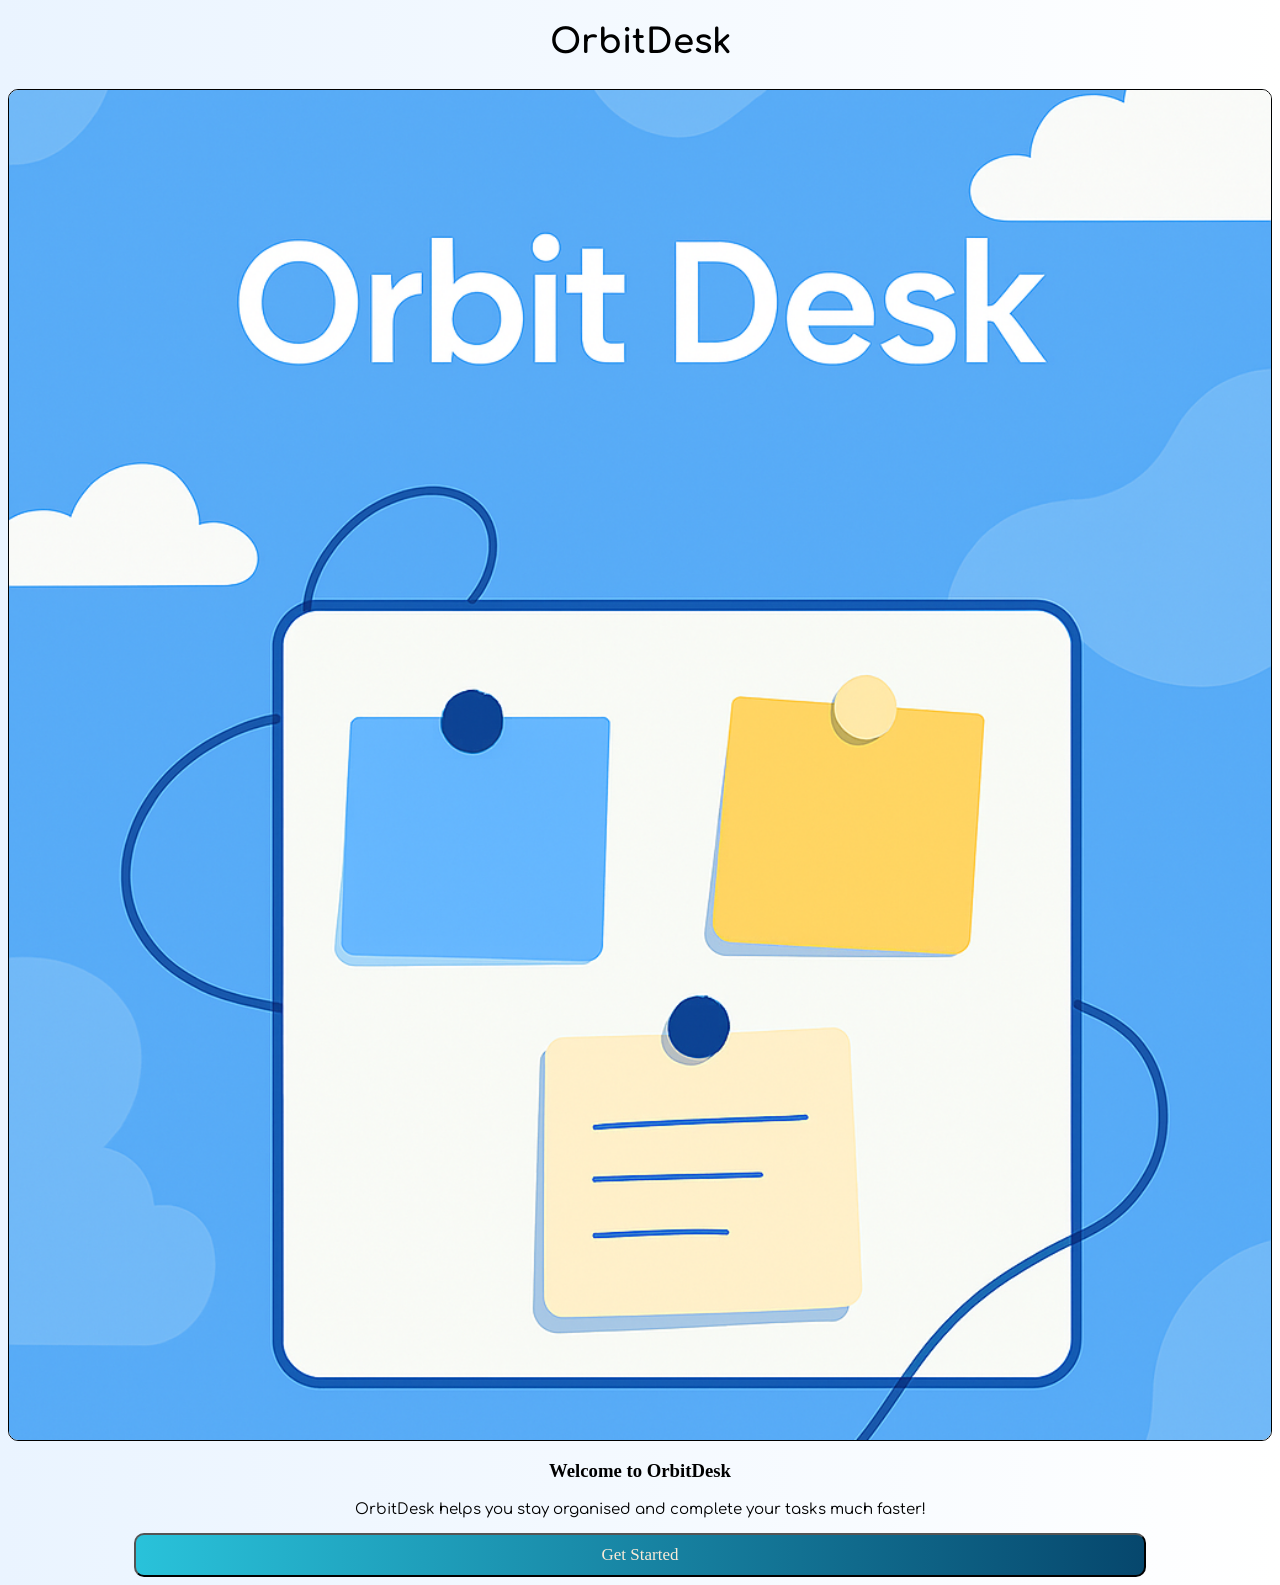
<file: Learningjs/JavaScript_project1/index.html>
<!DOCTYPE html>
<html lang="en">
  <head>
    <meta charset="UTF-8" />
    <meta name="viewport" content="width=device-width, initial-scale=1.0" />
    <title>Document</title>
    <link rel="stylesheet" href="style.css" />
    <link
      href="https://fonts.googleapis.com/css2?family=Cedarville+Cursive&family=Comfortaa:wght@300..700&family=Imperial+Script&display=swap"
      rel="stylesheet" />
  </head>
  <body style="margin-top: 0">
    <div id="intro_page_header">
      <h1>OrbitDesk</h1>
    </div>
    <img src="Copilot_20250814_104220.png" alt="Image" id="intro_page_image" />
    <div id="intro_message">
      <h3 id="intro_h3">Welcome to OrbitDesk</h3>
      <p style="font-family: Comfortaa; font-size: 15px">
        OrbitDesk helps you stay organised and complete your tasks much faster!
      </p>
    </div>
    <center>
      <a href="main.html">
        <button id="intro_page_BUTTON">Get Started</button>
      </a>
    </center>
  </body>
</html>
</file>
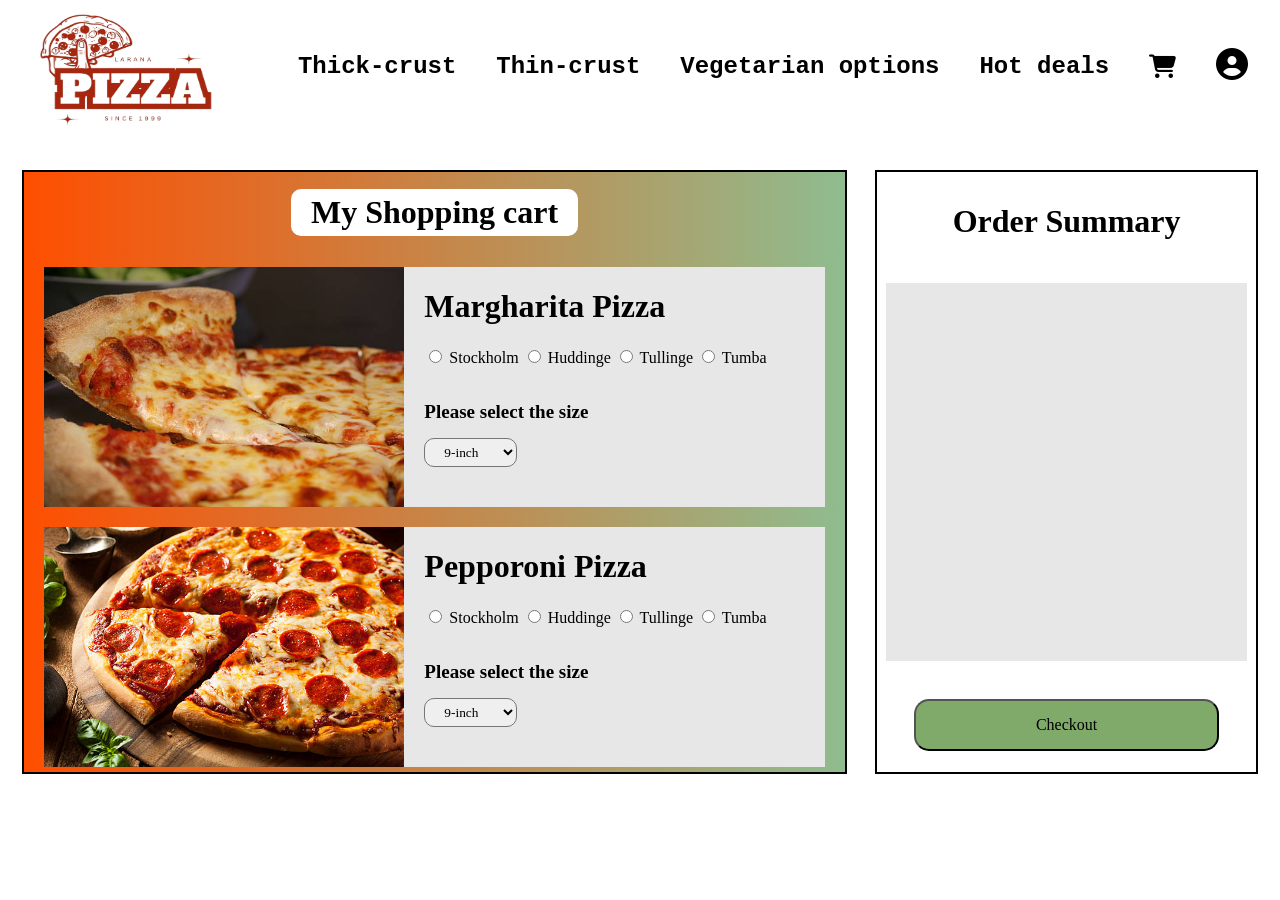
<file: Full-fledged-frontpage/Cart_page.html>
<!DOCTYPE html>
<html lang="en">
  <head>
    <meta charset="UTF-8" />
    <meta name="viewport" content="width=device-width, initial-scale=1.0" />
    <title>Slicehub</title>
    <link rel="stylesheet" href="Css_for_Product_page.css" />
    <link
      rel="stylesheet"
      href="https://cdnjs.cloudflare.com/ajax/libs/font-awesome/6.4.2/css/all.min.css" />
  </head>
  <body id="login-page">
    <div class="fixed_navbar">
      <left>
        <a href="Main_HTML-page.html">
          <img src="Our_logo-removebg-preview.png" alt="Error" id="img1" />
        </a>
      </left>
      <div class="div-NB">
        <a
          href="Product_page_1.html"
          style="text-decoration: none; color: black">
          <h2 id="div-LP-NB">Thick-crust</h2></a
        >
        <a
          href="Product_page_3.html"
          style="text-decoration: none; color: black">
          <h2 id="div-LP-NB_1">Thin-crust</h2>
        </a>

        <a
          href="Product_page_2.html"
          style="text-decoration: none; color: black">
          <h2 id="div-LP-NB_2">Vegetarian options</h2>
        </a>
        <a href="Hot_deals.html" style="text-decoration: none; color: black">
          <h2 id="div-LP-NB_2">Hot deals</h2>
        </a>
        <i class="fa-solid fa-cart-shopping fa-xl" id="font_awesome_NB"></i>
        <a href="Login_HTML-page.html">
          <i class="fa-solid fa-circle-user fa-2xl" id="my_account_logo"></i>
        </a>
      </div>
    </div>

    <br /><br /><br /><br /><br /><br /><br />
    <br /><br />

    <div id="div_to_position_div">
      <div
        id="Div_positioning_items_bar"
        style="background: linear-gradient(to right, #ff4e00, #8fbc8f)">
        <h1
          style="
            font-family: cursive;
            background: white;
            border-radius: 10px;
            padding: 5px 20px;
          ">
          My Shopping cart
        </h1>
        <div class="items" id="item1">
          <img src="istockphoto-180822661-612x612.jpg" id="img1Cart" />
          <h1 id="h1cart" style="font-family: cursive">Margharita Pizza</h1>
          <form>
            <input type="radio" name="Chocolate" value="JavaScript" /> Stockholm
            <input type="radio" name="vanilla" value="python" /> Huddinge
            <input type="radio" name="strawberry" value="JavaScript" /> Tullinge
            <input type="radio" name="mint" value="JavaScriptMint" /> Tumba

            <br /><br />

            <h2 style="font-size: 19px; font-family: cursive">
              Please select the size
            </h2>
            <select name="icecream" id="select_id">
              <option value="vanilla">9-inch</option>
              <option value="chocolate">10-inch</option>
              <option value="strawberry">11-inch</option>
              <option value="mint">12 inch</option>
            </select>
          </form>
        </div>
        <div class="items" id="item2">
          <img src="pepp.jpg" id="img1Cart" />
          <h1 id="h1cart" style="font-family: cursive">Pepporoni Pizza</h1>
          <form>
            <input type="radio" name="Chocolate" value="JavaScript" /> Stockholm
            <input type="radio" name="vanilla" value="python" /> Huddinge
            <input type="radio" name="strawberry" value="JavaScript" /> Tullinge
            <input type="radio" name="mint" value="JavaScriptMint" /> Tumba

            <br /><br />

            <h2 style="font-size: 19px; font-family: cursive">
              Please select the size
            </h2>
            <select name="icecream" id="select_id">
              <option value="vanilla">9-inch</option>
              <option value="chocolate">10-inch</option>
              <option value="strawberry">11-inch</option>
              <option value="mint">12 inch</option>
            </select>
          </form>
        </div>
      </div>

      <div id="Div_positioning_checkout_bar">
        <div class="items" id="part1" style="background-color: white">
          <h1 style="font-family: cursive">Order Summary</h1>
        </div>
        <div class="items" id="part2"></div>
        <div class="items" id="part3" style="background-color: white">
          <div id="centerbutton">
            <button id="Checkout_button">Checkout</button>
          </div>
        </div>
      </div>
    </div>
  </body>
</html>
</file>
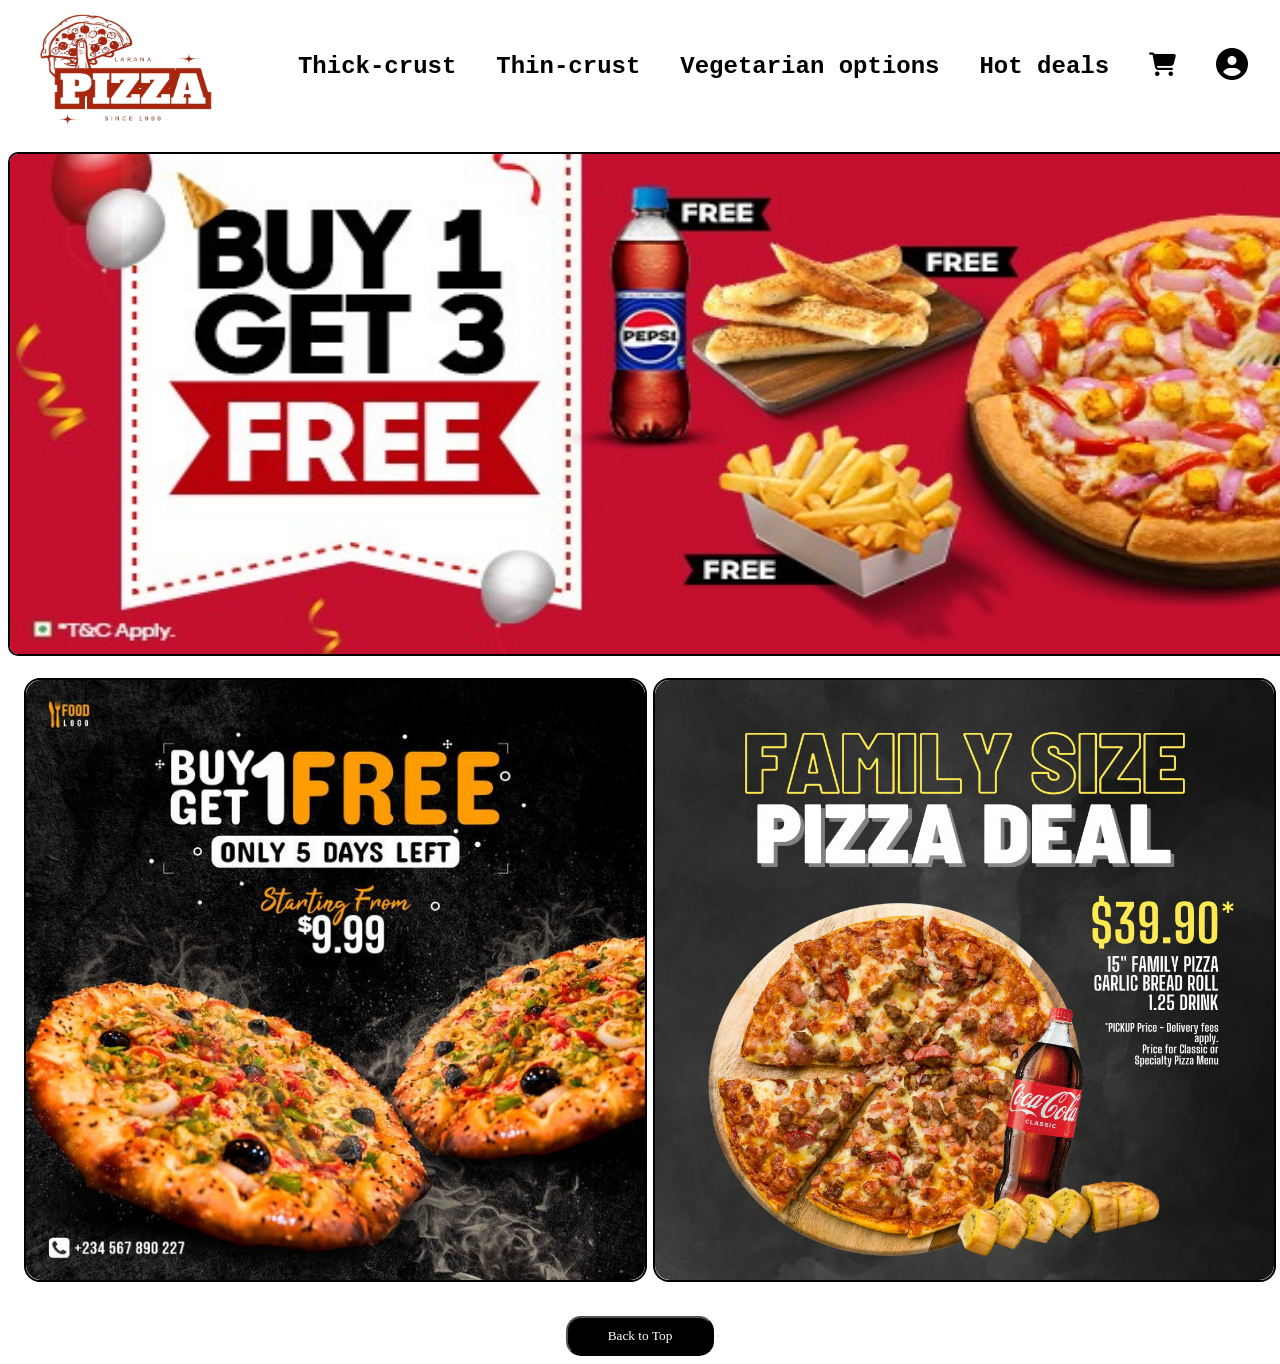
<file: Full-fledged-frontpage/Hot_deals.html>
<!DOCTYPE html>
<html lang="en">
  <head>
    <meta charset="UTF-8" />
    <meta name="viewport" content="width=device-width, initial-scale=1.0" />
    <title>Slicehub</title>
    <link rel="stylesheet" href="Css_for_Product_page.css" />
    <link
      rel="stylesheet"
      href="https://cdnjs.cloudflare.com/ajax/libs/font-awesome/6.4.2/css/all.min.css" />
  </head>
  <body id="login-page">
    <div class="fixed_navbar">
      <left>
        <a href="Main_HTML-page.html">
          <img src="Our_logo-removebg-preview.png" alt="Error" id="img1" />
        </a>
      </left>
      <div class="div-NB">
        <a
          href="Product_page_1.html"
          style="text-decoration: none; color: black">
          <h2 id="div-LP-NB">Thick-crust</h2></a
        >
        <a
          href="Product_page_3.html"
          style="text-decoration: none; color: black">
          <h2 id="div-LP-NB_1">Thin-crust</h2>
        </a>
        <a
          href="Product_page_2.html"
          style="text-decoration: none; color: black">
          <h2 id="div-LP-NB_2">Vegetarian options</h2>
        </a>
        <h2 id="div-LP-NB_2">Hot deals</h2>
        <a href="Cart_page.html" style="text-decoration: none; color: black">
          <i class="fa-solid fa-cart-shopping fa-xl" id="font_awesome_NB"></i>
        </a>
        <a href="Login_HTML-page.html">
          <i class="fa-solid fa-circle-user fa-2xl" id="my_account_logo"></i>
        </a>
      </div>
    </div>
    <br /><br /><br /><br /><br /><br /><br /><br />
    <center>
      <img
        src="buy-1-get-3-free1.f2dc56018a86ded618208c6c8763762b.1.jpg"
        id="img1_HD" />
    </center>

    <div class="positioning_div_HD_1">
      <div id="Hot_deal_1"><img src="offerpizza.jpg" id="IMG_HD_2" /></div>
      <div id="Hot_deal_2"><img src="familyoffer.avif" id="IMG_HD_3" /></div>
    </div>

    <br /><br />
    <center>
      <a href="Hot_deals.html" style="text-decoration: none; color: black">
        <button id="button_HD4">Back to Top</button>
      </a>
    </center>
  </body>
</html>
</file>
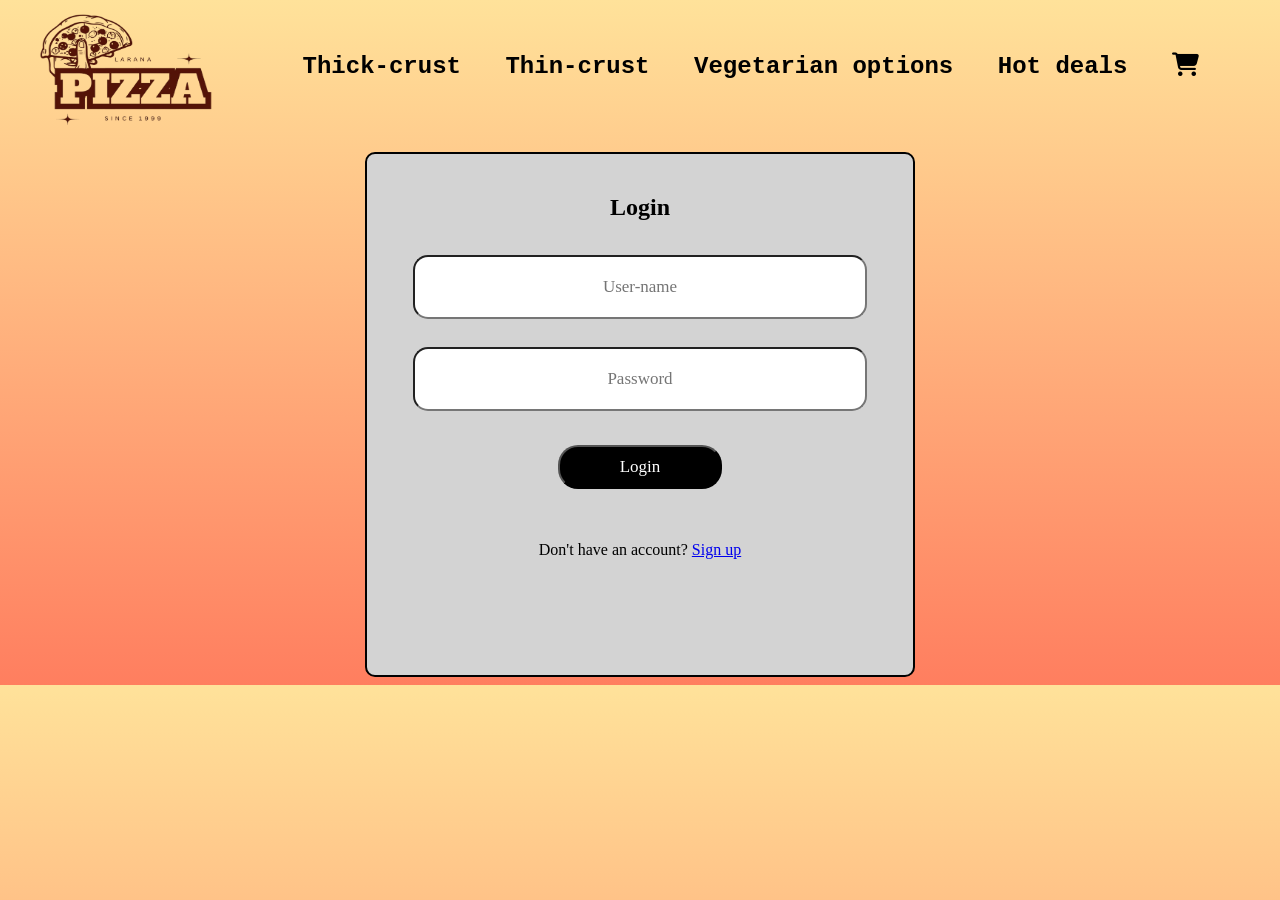
<file: Full-fledged-frontpage/Login_HTML-page.html>
<!DOCTYPE html>
<html lang="en">
  <head>
    <meta charset="UTF-8" />
    <meta name="viewport" content="width=device-width, initial-scale=1.0" />
    <title>Slicehub</title>
    <link rel="stylesheet" href="Main_css.css" />
    <link
      rel="stylesheet"
      href="https://cdnjs.cloudflare.com/ajax/libs/font-awesome/6.4.2/css/all.min.css" />
  </head>

  <body id="login-page">
    <div class="fixed_navbar">
      <left>
        <a href="Main_HTML-page.html">
          <img
            src="Our_logo-removebg-preview.png"
            alt="Error"
            id="img1"
            style="filter: brightness(50%)" />
        </a>
      </left>
      <div class="div-NB">
        <a
          href="Product_page_1.html"
          style="text-decoration: none; color: black">
          <h2 id="div-LP-NB">Thick-crust</h2></a
        >

        <a
          href="Product_page_3.html"
          style="text-decoration: none; color: black">
          <h2 id="div-LP-NB_1">Thin-crust</h2>
        </a>

        <a
          href="Product_page_2.html"
          style="text-decoration: none; color: black">
          <h2 id="div-LP-NB_2">Vegetarian options</h2>
        </a>
        <a href="Hot_deals.html" style="text-decoration: none; color: black">
          <h2 id="div-LP-NB_2">Hot deals</h2>
        </a>

        <a href="Cart_page.html" style="text-decoration: none; color: black">
          <i class="fa-solid fa-cart-shopping fa-xl" id="font_awesome_NB"></i>
        </a>

        <a href="Login_HTML-page.html" target="_blank"> </a>
      </div>
    </div>

    <br /><br /><br /><br /><br /><br /><br /><br />
    <div id="positioning_div">
      <div class="Log-P_div-1" id="Main_log-P">
        <form class="login-form">
          <h2>Login</h2>
          <div class="input-group">
            <label for="username"></label>
            <input
              type="text"
              id="username"
              name="username"
              required
              class="username"
              placeholder="User-name" />
          </div>
          <div class="input-group">
            <label for="password"></label>
            <input
              type="password"
              id="password"
              name="password"
              required
              class="username"
              placeholder="Password" />
          </div>
          <button type="submit" id="button_for_login">Login</button>
          <br /><br /><br />
          <p class="signup-link">
            Don't have an account? <a href="#">Sign up</a>
          </p>
        </form>
      </div>
    </div>
  </body>
</html>
</file>
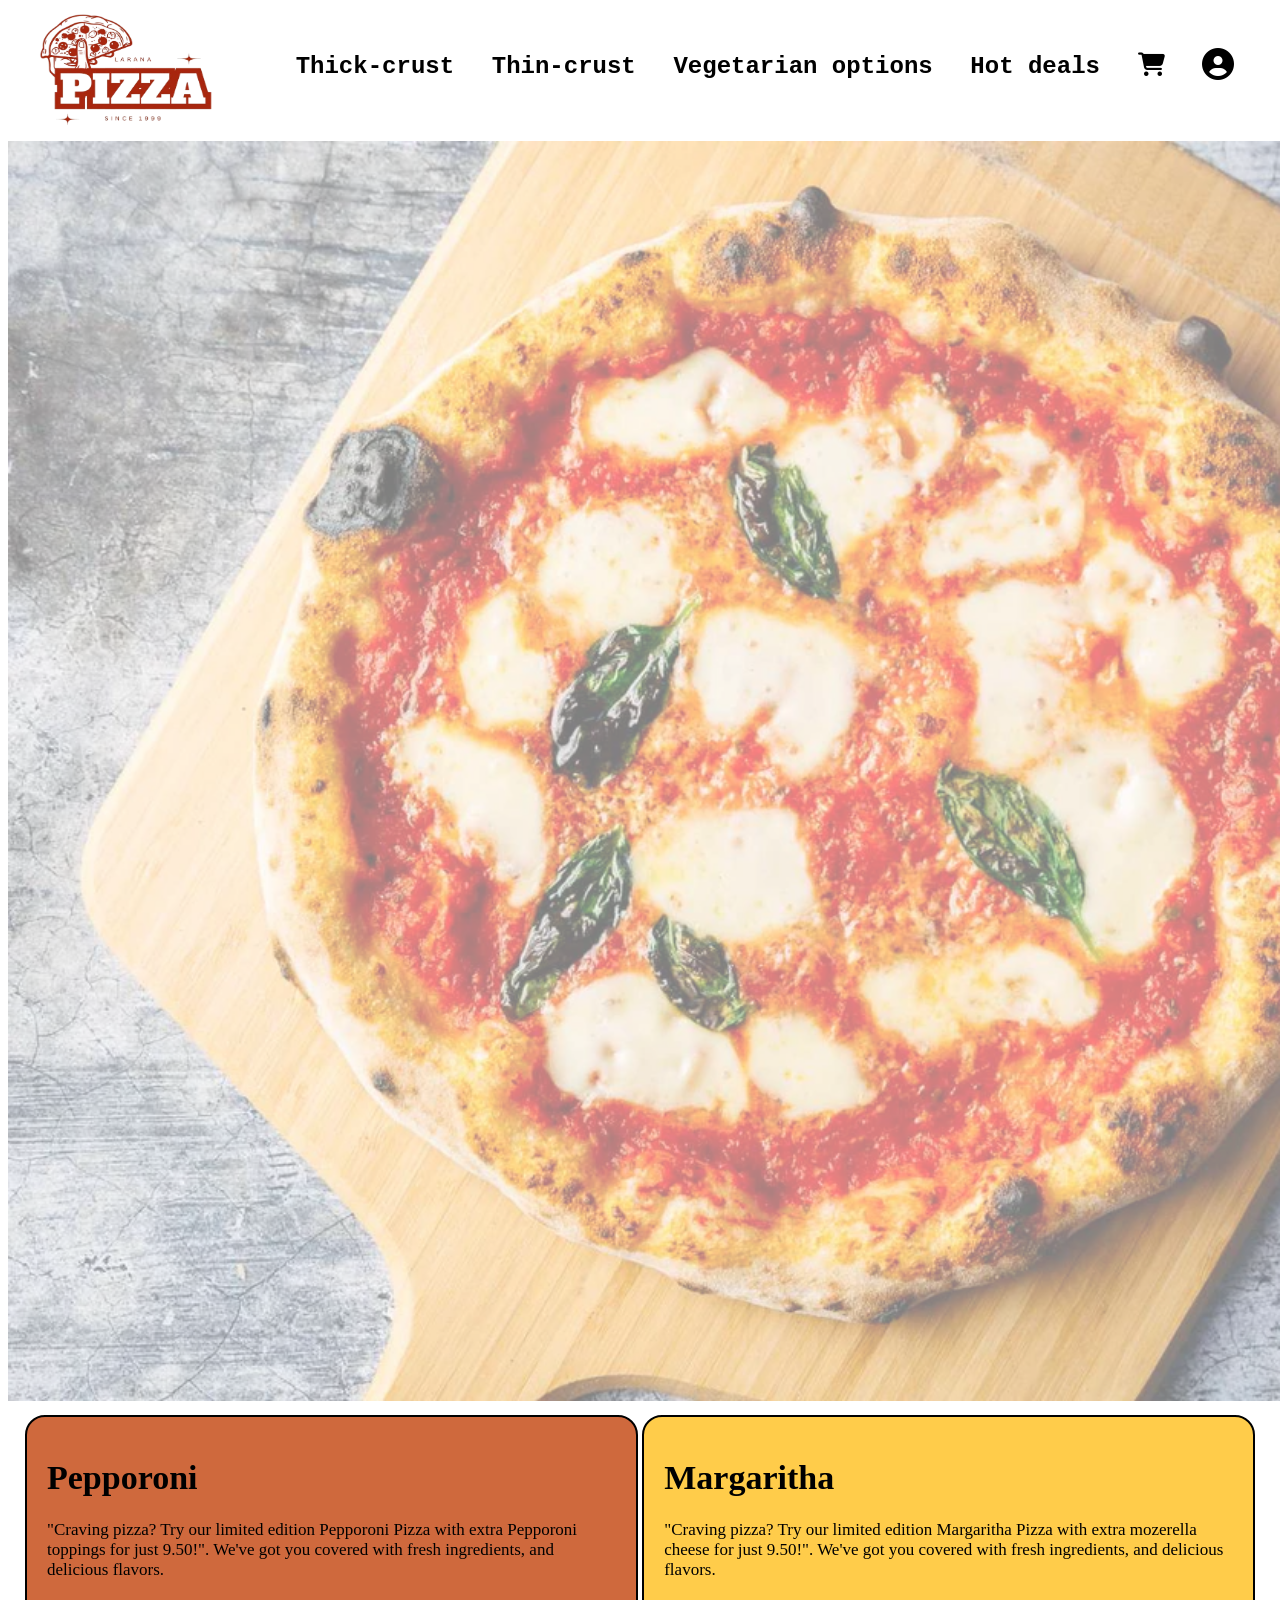
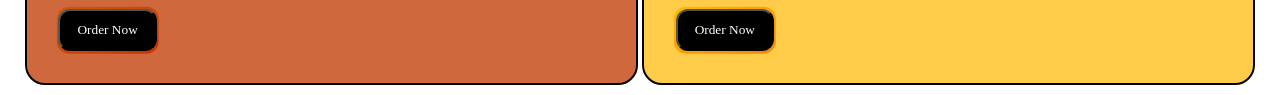
<file: Full-fledged-frontpage/Main_HTML-page.html>
<!DOCTYPE html>
<html lang="en">
  <head>
    <meta charset="UTF-8" />
    <meta name="viewport" content="width=device-width, initial-scale=1.0" />
    <title>Slicehub</title>
    <link rel="stylesheet" href="Main_css.css" />
    <link
      rel="stylesheet"
      href="https://cdnjs.cloudflare.com/ajax/libs/font-awesome/6.4.2/css/all.min.css" />
    <link rel="shortcut icon" type="x-icon" href="relimage.webp" />
  </head>

  <body>
    <left>
      <a href="Main_HTML-page.html">
        <img src="Our_logo-removebg-preview.png" alt="Error" id="img1" />
      </a>
    </left>
    <div class="div-NB">
      <a href="Product_page_1.html" style="text-decoration: none">
        <h2 id="div-LP-NB">Thick-crust</h2>
      </a>
      <a href="Product_page_3.html" style="text-decoration: none; color: black">
        <h2 id="div-LP-NB_1">Thin-crust</h2>
      </a>
      <a href="Product_page_2.html" style="text-decoration: none; color: black">
        <h2 id="div-LP-NB_2">Vegetarian options</h2>
      </a>
      <a href="Hot_deals.html" style="text-decoration: none; color: black">
        <h2 id="div-LP-NB_2">Hot deals</h2>
      </a>
      <a href="Cart_page.html" style="text-decoration: none; color: black">
        <i class="fa-solid fa-cart-shopping fa-xl" id="font_awesome_NB"></i>
      </a>
      <a href="Login_HTML-page.html">
        <i class="fa-solid fa-circle-user fa-2xl" id="my_account_logo"></i>
      </a>
    </div>

    <img src="pizza.webp" alt="Error" id="img2" />
    <div class="landing-page" id="div-LP1">
      <h1>Margaritha</h1>
      <p class="landing-page" id="First_subheading">
        "Craving pizza? Try our limited edition Margaritha Pizza with extra
        mozerella cheese for just 9.50!". We've got you covered with fresh
        ingredients, and delicious flavors.
      </p>
      <button id="Button_LPdiv1">Order Now</button>
    </div>

    <div class="landing-page" id="div-LP2">
      <h1>Pepporoni</h1>
      <p class="landing-page" id="Second_subheading">
        "Craving pizza? Try our limited edition Pepporoni Pizza with extra
        Pepporoni toppings for just 9.50!". We've got you covered with fresh
        ingredients, and delicious flavors.
      </p>
      <button id="Button_LPdiv2">Order Now</button>
    </div>
    <br />
  </body>
</html>
</file>
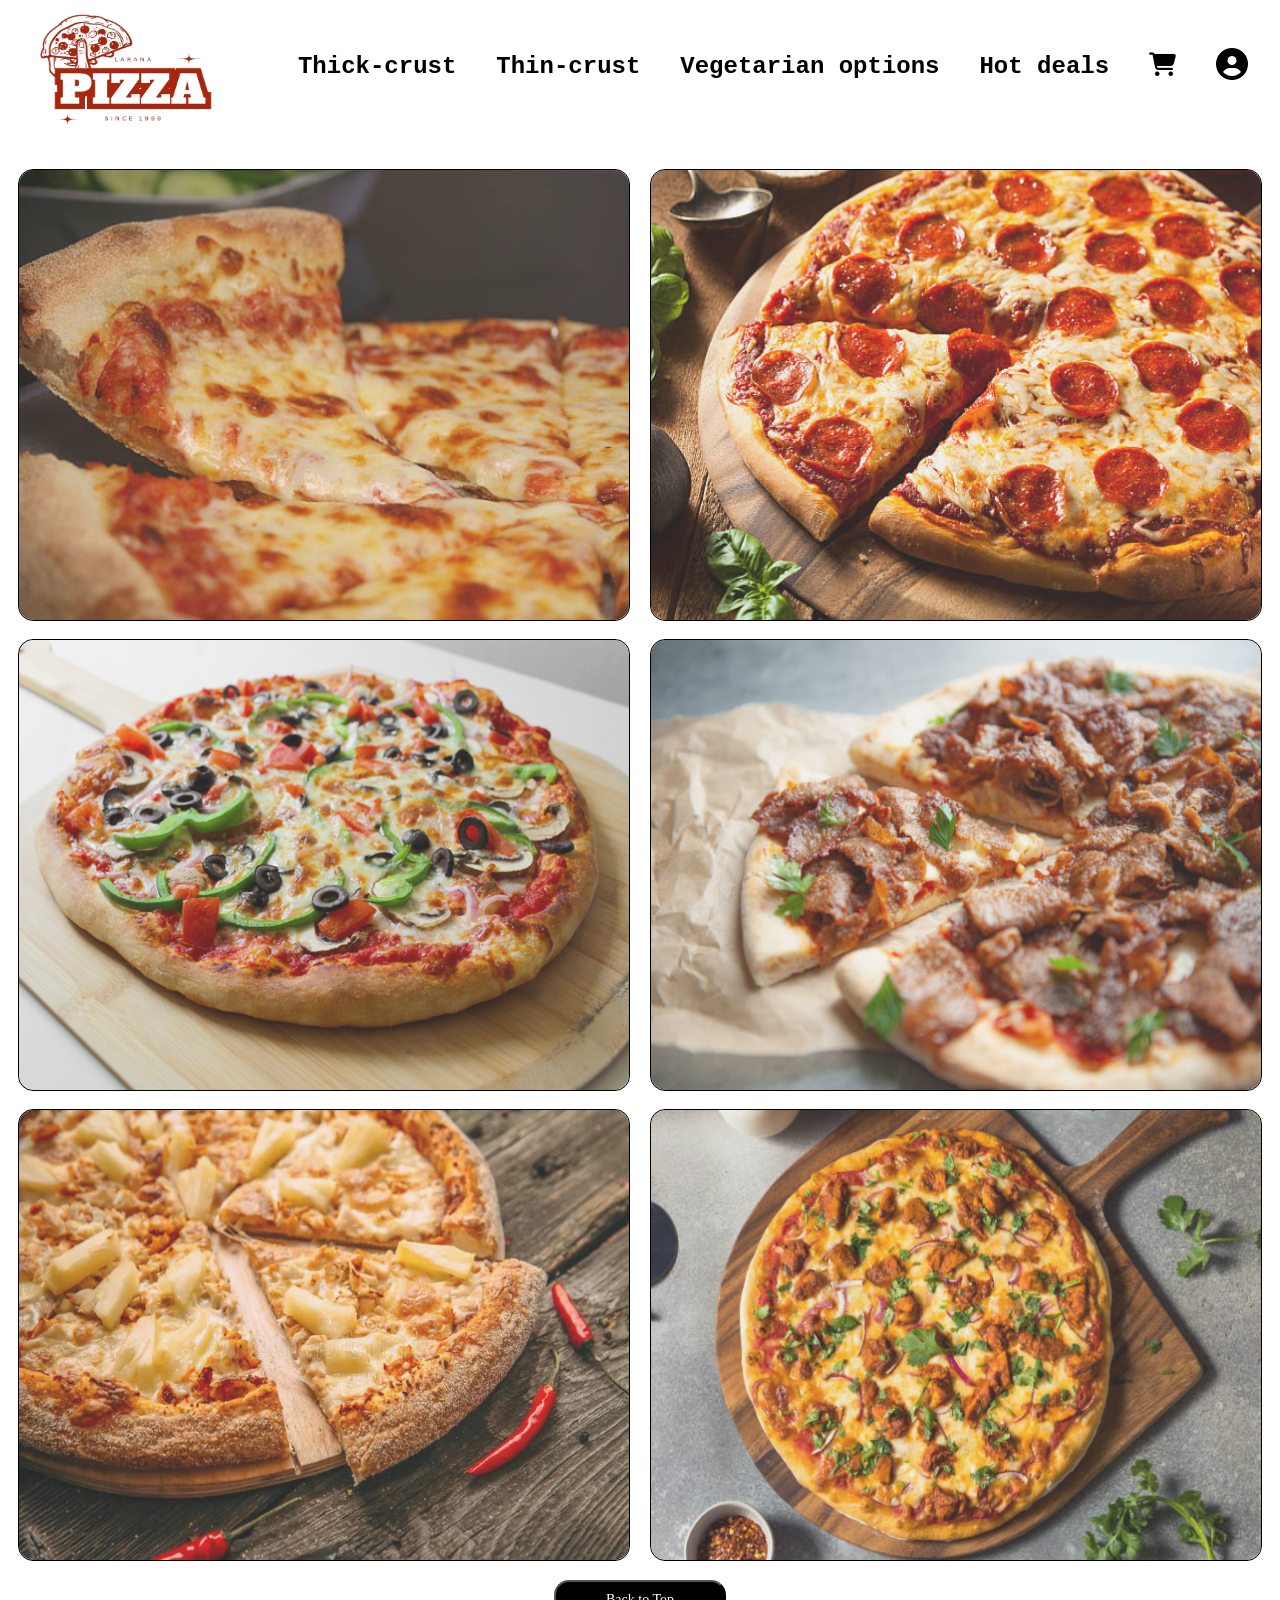
<file: Full-fledged-frontpage/Product_page_1.html>
<!DOCTYPE html>
<html lang="en">
  <head>
    <meta charset="UTF-8" />
    <meta name="viewport" content="width=device-width, initial-scale=1.0" />
    <title>Slicehub</title>
    <link rel="stylesheet" href="Css_for_Product_page.css" />
    <link
      rel="stylesheet"
      href="https://cdnjs.cloudflare.com/ajax/libs/font-awesome/6.4.2/css/all.min.css" />
  </head>
  <body id="login-page">
    <div class="fixed_navbar">
      <left>
        <a href="Main_HTML-page.html">
          <img src="Our_logo-removebg-preview.png" alt="Error" id="img1" />
        </a>
      </left>
      <div class="div-NB">
        <a
          href="Product_page_1.html"
          style="text-decoration: none; color: black">
          <h2 id="div-LP-NB">Thick-crust</h2></a
        >

        <a
          href="Product_page_3.html"
          style="text-decoration: none; color: black">
          <h2 id="div-LP-NB_1">Thin-crust</h2>
        </a>

        <a
          href="Product_page_2.html"
          style="text-decoration: none; color: black">
          <h2 id="div-LP-NB_2">Vegetarian options</h2>
        </a>
        <a href="Hot_deals.html" style="text-decoration: none; color: black">
          <h2 id="div-LP-NB_2">Hot deals</h2>
        </a>
        <a href="Cart_page.html" style="text-decoration: none; color: black">
          <i class="fa-solid fa-cart-shopping fa-xl" id="font_awesome_NB"></i>
        </a>
        <a href="Login_HTML-page.html">
          <i class="fa-solid fa-circle-user fa-2xl" id="my_account_logo"></i>
        </a>
      </div>
    </div>

    <br /><br /><br /><br /><br /><br /><br /><br />
    <br />

    <div id="positioning_div_PP_1">
      <div class="The_actual_products">
        <img
          src="istockphoto-180822661-612x612.jpg"
          alt="error"
          id="img_1_PP"
          class="pizza_images" />
      </div>
      <div class="The_actual_products">
        <img src="pepp.jpg" class="pizza_images" />
      </div>
    </div>

    <div id="positioning_div_PP_1">
      <div class="The_actual_products">
        <img
          src="veggie-pizza-side-view-out-of-oven-720x480.png"
          class="pizza_images" />
      </div>
      <div class="The_actual_products">
        <img src="Kpizza.jpg" class="pizza_images" />
      </div>
    </div>

    <div id="positioning_div_PP_1">
      <div class="The_actual_products">
        <img
          src="closeup-appetizing-hawaii-pizza-pineapple-horizontal-180934546.webp"
          class="pizza_images" />
      </div>
      <div class="The_actual_products">
        <img src="BBqpizza.jpg" class="pizza_images" />
      </div>
    </div>
    <center>
      <a href="Product_page_1.html">
        <button id="PP_button_1">Back to Top</button>
      </a>
    </center>
  </body>
</html>
</file>
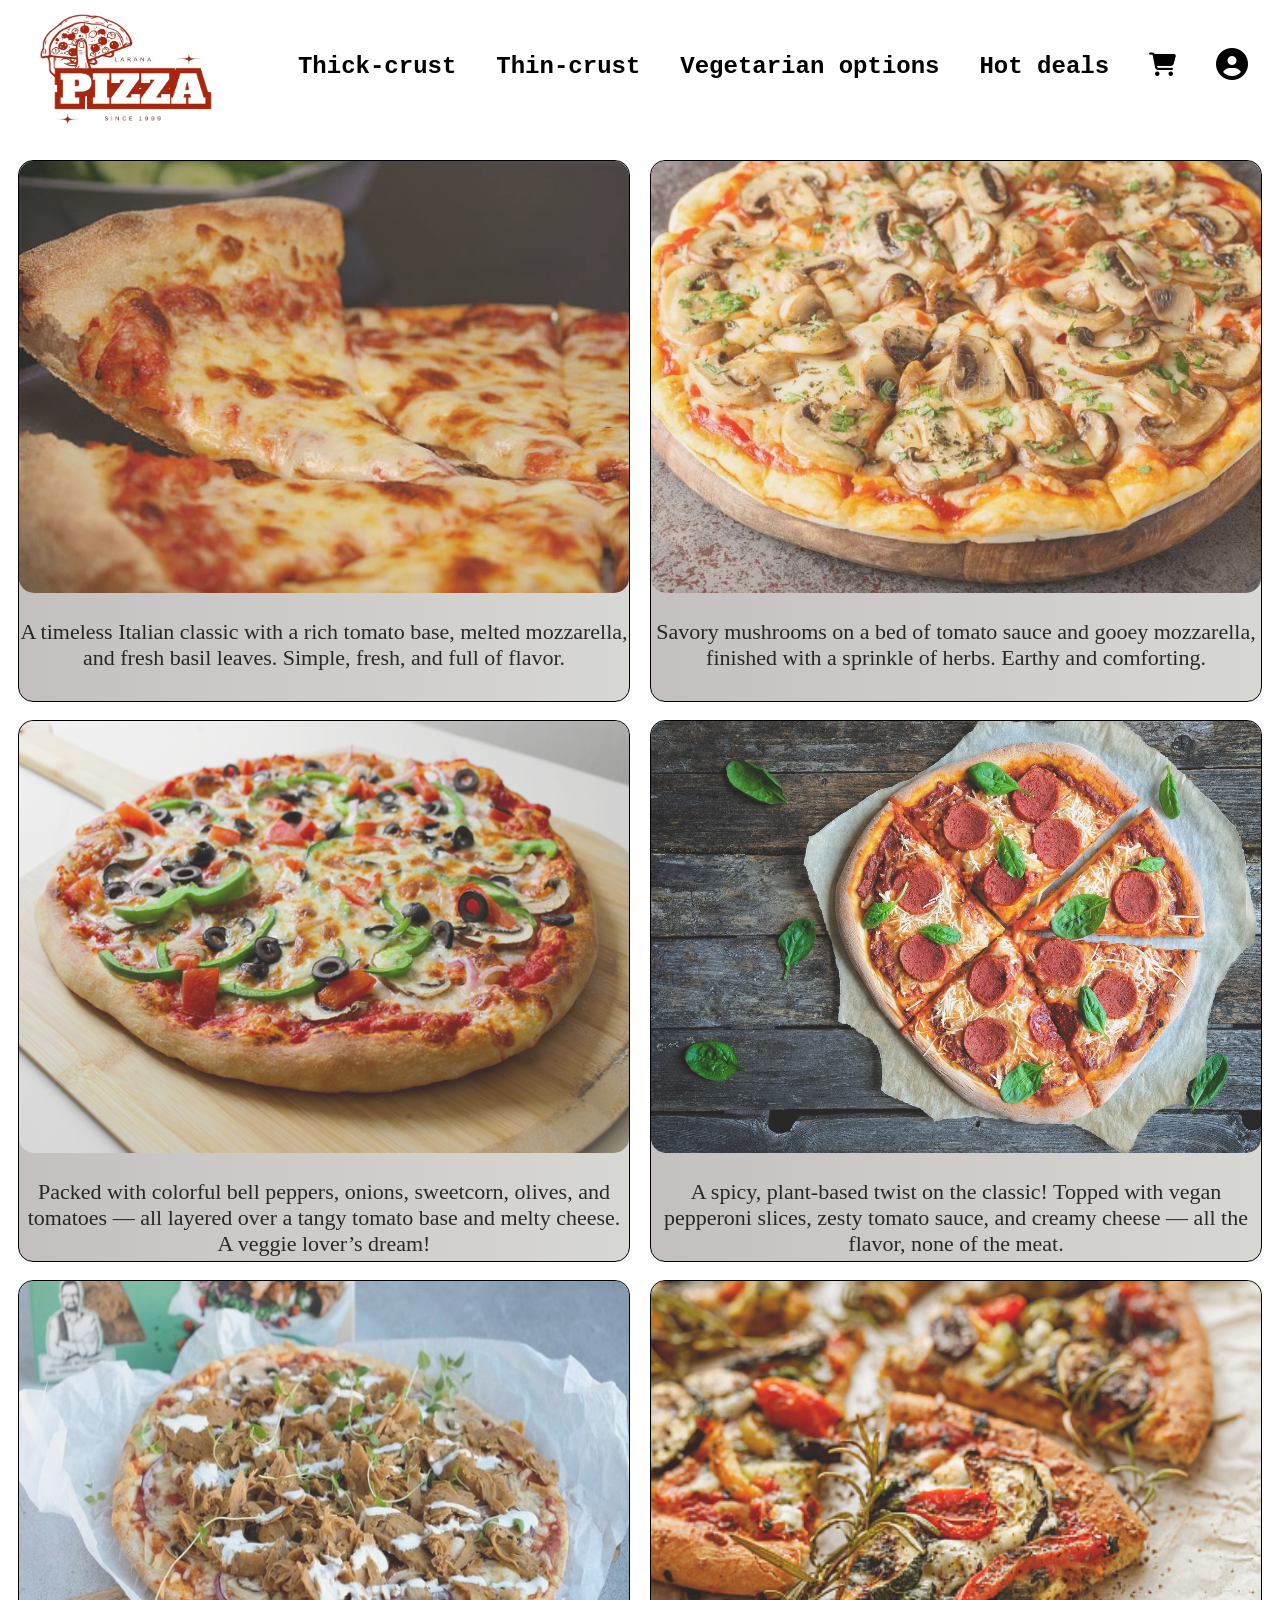
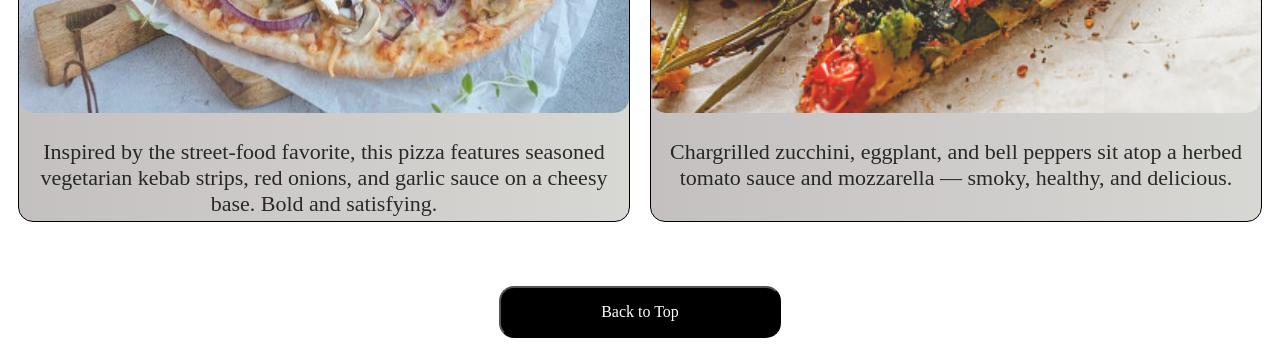
<file: Full-fledged-frontpage/Product_page_2.html>
<!DOCTYPE html>
<html lang="en">
  <head>
    <meta charset="UTF-8" />
    <meta name="viewport" content="width=device-width, initial-scale=1.0" />
    <title>Slicehub</title>
    <link rel="stylesheet" href="Css_for_Product_page.css" />
    <link
      rel="stylesheet"
      href="https://cdnjs.cloudflare.com/ajax/libs/font-awesome/6.4.2/css/all.min.css" />
  </head>
  <body id="login-page">
    <div class="fixed_navbar">
      <left>
        <a href="Main_HTML-page.html">
          <img src="Our_logo-removebg-preview.png" alt="Error" id="img1" />
        </a>
      </left>
      <div class="div-NB">
        <a
          href="Product_page_1.html"
          style="text-decoration: none; color: black">
          <h2 id="div-LP-NB">Thick-crust</h2></a
        >
        <a
          href="Product_page_3.html"
          style="text-decoration: none; color: black">
          <h2 id="div-LP-NB_1">Thin-crust</h2>
        </a>
        <a
          href="Product_page_2.html"
          style="text-decoration: none; color: black">
          <h2 id="div-LP-NB_2">Vegetarian options</h2>
        </a>
        <a href="Hot_deals.html" style="text-decoration: none; color: black">
          <h2 id="div-LP-NB_2">Hot deals</h2>
        </a>
        <a href="Cart_page.html" style="text-decoration: none; color: black">
          <i class="fa-solid fa-cart-shopping fa-xl" id="font_awesome_NB"></i>
        </a>
        <a href="Login_HTML-page.html">
          <i class="fa-solid fa-circle-user fa-2xl" id="my_account_logo"></i>
        </a>
      </div>
    </div>
    <br /><br /><br /><br /><br /><br /><br /><br />
    <br />
    <br /><br />

    <div id="positioning_div_PP_2">
      <div class="The_actual_products_2">
        <img
          src="istockphoto-180822661-612x612.jpg"
          alt="error"
          id="img_1_PP"
          class="pizza_images_2" />
        <p class="style_for_description_PP2">
          A timeless Italian classic with a rich tomato base, melted mozzarella,
          and fresh basil leaves. Simple, fresh, and full of flavor.
        </p>
      </div>
      <div class="The_actual_products_2">
        <img src="mushroompizza.webp" class="pizza_images_2" />
        <p class="style_for_description_PP2">
          Savory mushrooms on a bed of tomato sauce and gooey mozzarella,
          finished with a sprinkle of herbs. Earthy and comforting.
        </p>
      </div>
    </div>

    <div id="positioning_div_PP_2">
      <div class="The_actual_products_2">
        <img
          src="veggie-pizza-side-view-out-of-oven-720x480.png"
          class="pizza_images_2" />
        <p class="style_for_description_PP2">
          Packed with colorful bell peppers, onions, sweetcorn, olives, and
          tomatoes — all layered over a tangy tomato base and melty cheese. A
          veggie lover’s dream!
        </p>
      </div>
      <div class="The_actual_products_2">
        <img src="vegan-pepperoni-pizza.jpg" class="pizza_images_2" />
        <p class="style_for_description_PP2">
          A spicy, plant-based twist on the classic! Topped with vegan pepperoni
          slices, zesty tomato sauce, and creamy cheese — all the flavor, none
          of the meat.
        </p>
      </div>
    </div>

    <div id="positioning_div_PP_2">
      <div class="The_actual_products_2" id="the_last_row">
        <img src="Vkebpizza.webp" class="pizza_images_2" />
        <p class="style_for_description_PP2">
          Inspired by the street-food favorite, this pizza features seasoned
          vegetarian kebab strips, red onions, and garlic sauce on a cheesy
          base. Bold and satisfying.
        </p>
      </div>

      <div class="The_actual_products_2" id="the_last_row">
        <img src="Grilled-Vegetable-Pizza-400x267.png" class="pizza_images_2" />
        <p class="style_for_description_PP2">
          Chargrilled zucchini, eggplant, and bell peppers sit atop a herbed
          tomato sauce and mozzarella — smoky, healthy, and delicious.
        </p>
      </div>
    </div>
    <center>
      <a href="Product_page_2.html">
        <button id="PP_button_2">Back to Top</button>
      </a>
    </center>
  </body>
</html>
</file>
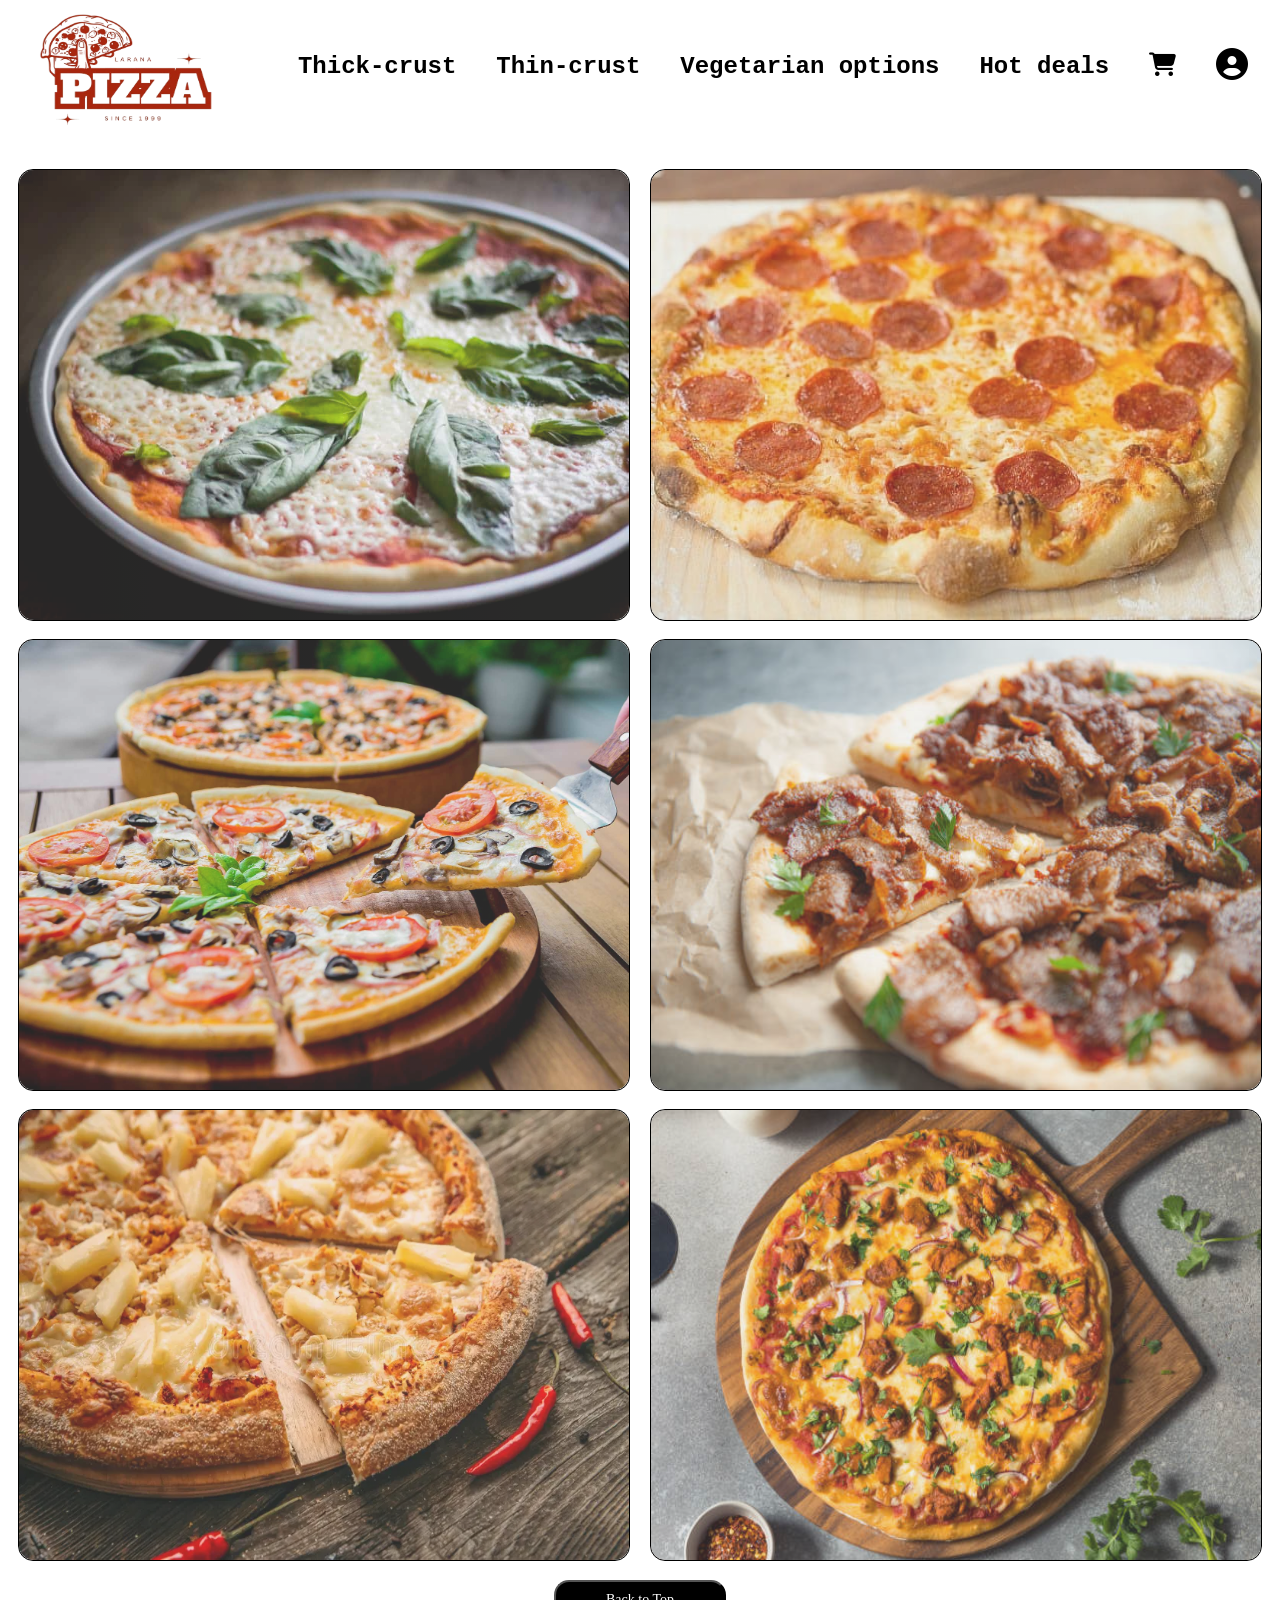
<file: Full-fledged-frontpage/Product_page_3.html>
<!DOCTYPE html>
<html lang="en">
  <head>
    <meta charset="UTF-8" />
    <meta name="viewport" content="width=device-width, initial-scale=1.0" />
    <title>Slicehub</title>
    <link rel="stylesheet" href="Css_for_Product_page.css" />
    <link
      rel="stylesheet"
      href="https://cdnjs.cloudflare.com/ajax/libs/font-awesome/6.4.2/css/all.min.css" />
  </head>
  <body id="login-page">
    <div class="fixed_navbar">
      <left>
        <a href="Main_HTML-page.html">
          <img src="Our_logo-removebg-preview.png" alt="Error" id="img1" />
        </a>
      </left>
      <div class="div-NB">
        <a
          href="Product_page_1.html"
          style="text-decoration: none; color: black">
          <h2 id="div-LP-NB">Thick-crust</h2></a
        >
        <a
          href="Product_page_3.html"
          style="text-decoration: none; color: black">
          <h2 id="div-LP-NB_1">Thin-crust</h2>
        </a>

        <a
          href="Product_page_2.html"
          style="text-decoration: none; color: black">
          <h2 id="div-LP-NB_2">Vegetarian options</h2>
        </a>
        <a href="Hot_deals.html" style="text-decoration: none; color: black">
          <h2 id="div-LP-NB_2">Hot deals</h2>
        </a>
        <a href="Cart_page.html" style="text-decoration: none; color: black">
          <i class="fa-solid fa-cart-shopping fa-xl" id="font_awesome_NB"></i>
        </a>
        <a href="Login_HTML-page.html">
          <i class="fa-solid fa-circle-user fa-2xl" id="my_account_logo"></i>
        </a>
      </div>
    </div>

    <br /><br /><br /><br /><br /><br /><br /><br />
    <br />

    <div id="positioning_div_PP_1">
      <div class="The_actual_products">
        <img
          src="thincrustmar.jpg"
          alt="error"
          id="img_1_PP"
          class="pizza_images" />
      </div>
      <div class="The_actual_products">
        <img src="thin-crust-pizza-13-600.jpg" class="pizza_images" />
      </div>
    </div>

    <div id="positioning_div_PP_1">
      <div class="The_actual_products">
        <img
          src="No_Yeast_Thin_Crust_Veggie_Pizza_Recipe-1.jpg"
          class="pizza_images" />
      </div>
      <div class="The_actual_products">
        <img src="Kpizza.jpg" class="pizza_images" />
      </div>
    </div>

    <div id="positioning_div_PP_1">
      <div class="The_actual_products">
        <img
          src="closeup-appetizing-hawaii-pizza-pineapple-horizontal-180934546.webp"
          class="pizza_images" />
      </div>
      <div class="The_actual_products">
        <img src="BBqpizza.jpg" class="pizza_images" />
      </div>
    </div>
    <center>
      <a href="Product_page_1.html">
        <button id="PP_button_1">Back to Top</button>
      </a>
    </center>
  </body>
</html>
</file>
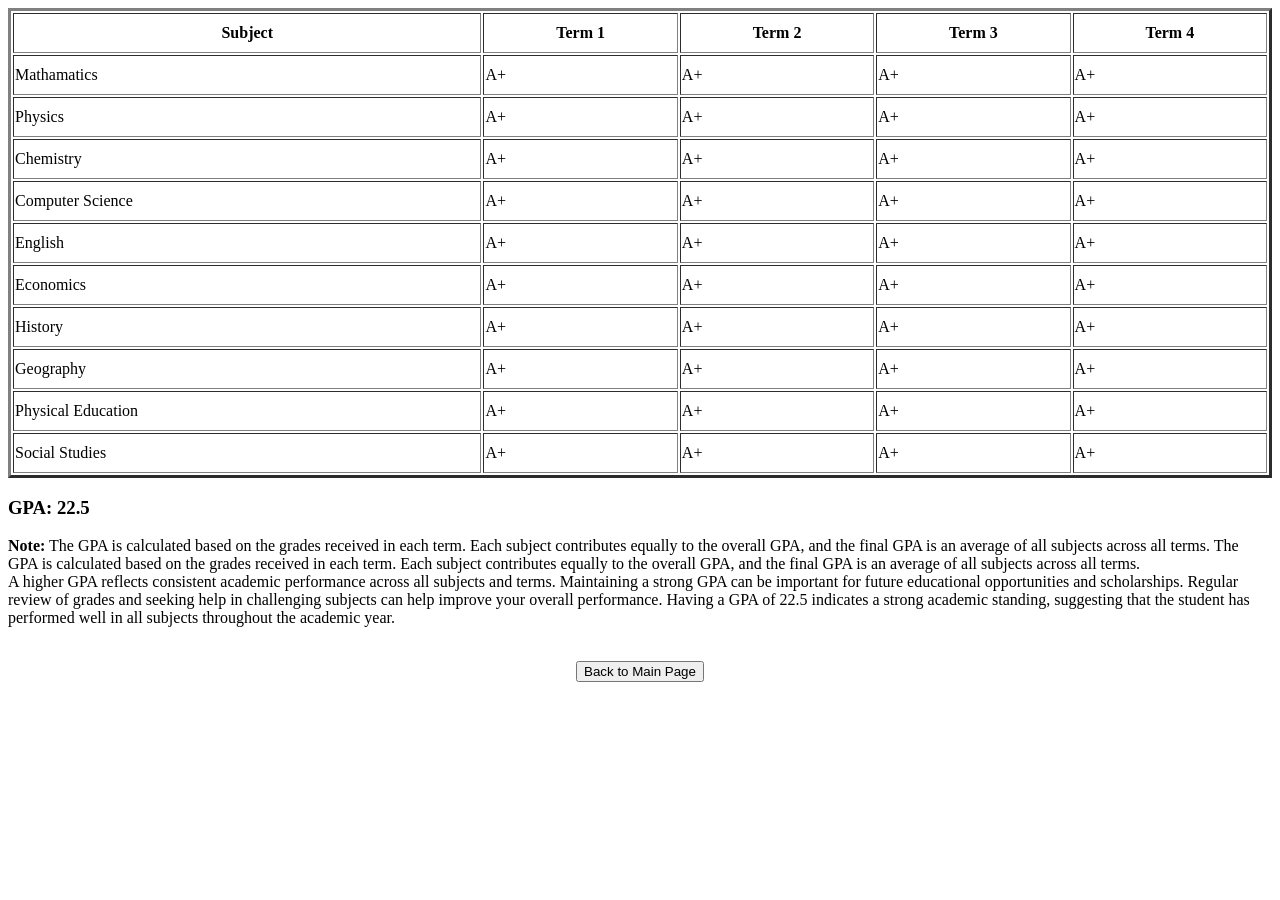
<file: HTML-project/aboutHTML.html>
<!DOCTYPE html>
<html lang="en">
  <head>
    <meta charset="UTF-8" />
    <meta name="viewport" content="width=device-width, initial-scale=1.0" />
    <title>Document</title>
  </head>
  <body>
    <table border="3" width="100%" align="center">
      <tr>
        <th>Subject</th>
        <th>Term 1</th>
        <th>Term 2</th>
        <th>Term 3</th>
        <th>Term 4</th>
      </tr>

      <tr>
        <td>Mathamatics</td>
        <td>A+</td>
        <td>A+</td>
        <td>A+</td>
        <td>A+</td>
      </tr>

      <tr>
        <td>Physics</td>
        <td>A+</td>
        <td>A+</td>
        <td>A+</td>
        <td>A+</td>
      </tr>

      <tr>
        <td>Chemistry</td>
        <td>A+</td>
        <td>A+</td>
        <td>A+</td>
        <td>A+</td>
      </tr>

      <tr>
        <td>Computer Science</td>
        <td>A+</td>
        <td>A+</td>
        <td>A+</td>
        <td>A+</td>
      </tr>

      <tr>
        <td>English</td>
        <td>A+</td>
        <td>A+</td>
        <td>A+</td>
        <td>A+</td>
      </tr>

      <tr>
        <td>Economics</td>
        <td>A+</td>
        <td>A+</td>
        <td>A+</td>
        <td>A+</td>
      </tr>

      <tr>
        <td>History</td>
        <td>A+</td>
        <td>A+</td>
        <td>A+</td>
        <td>A+</td>
      </tr>

      <tr>
        <td>Geography</td>
        <td>A+</td>
        <td>A+</td>
        <td>A+</td>
        <td>A+</td>
      </tr>
      <tr>
        <td>Physical Education</td>
        <td>A+</td>
        <td>A+</td>
        <td>A+</td>
        <td>A+</td>
      </tr>

      <tr>
        <td>Social Studies</td>
        <td>A+</td>
        <td>A+</td>
        <td>A+</td>
        <td>A+</td>
        <style>
          table tr {
            height: 40px; /* sets row height */
          }
        </style>
      </tr>
    </table>

    <h3>GPA: 22.5</h3>

    <p>
      <strong>Note:</strong> The GPA is calculated based on the grades received
      in each term. Each subject contributes equally to the overall GPA, and the
      final GPA is an average of all subjects across all terms. The GPA is
      calculated based on the grades received in each term. Each subject
      contributes equally to the overall GPA, and the final GPA is an average of
      all subjects across all terms.
      <br />
      A higher GPA reflects consistent academic performance across all subjects
      and terms. Maintaining a strong GPA can be important for future
      educational opportunities and scholarships. Regular review of grades and
      seeking help in challenging subjects can help improve your overall
      performance. Having a GPA of 22.5 indicates a strong academic standing,
      suggesting that the student has performed well in all subjects throughout
      the academic year.
    </p>
    <br />

    <center>
      <a href="Main_code(html).html"> <button>Back to Main Page</button> </a>
    </center>
  </body>
</html>
</file>
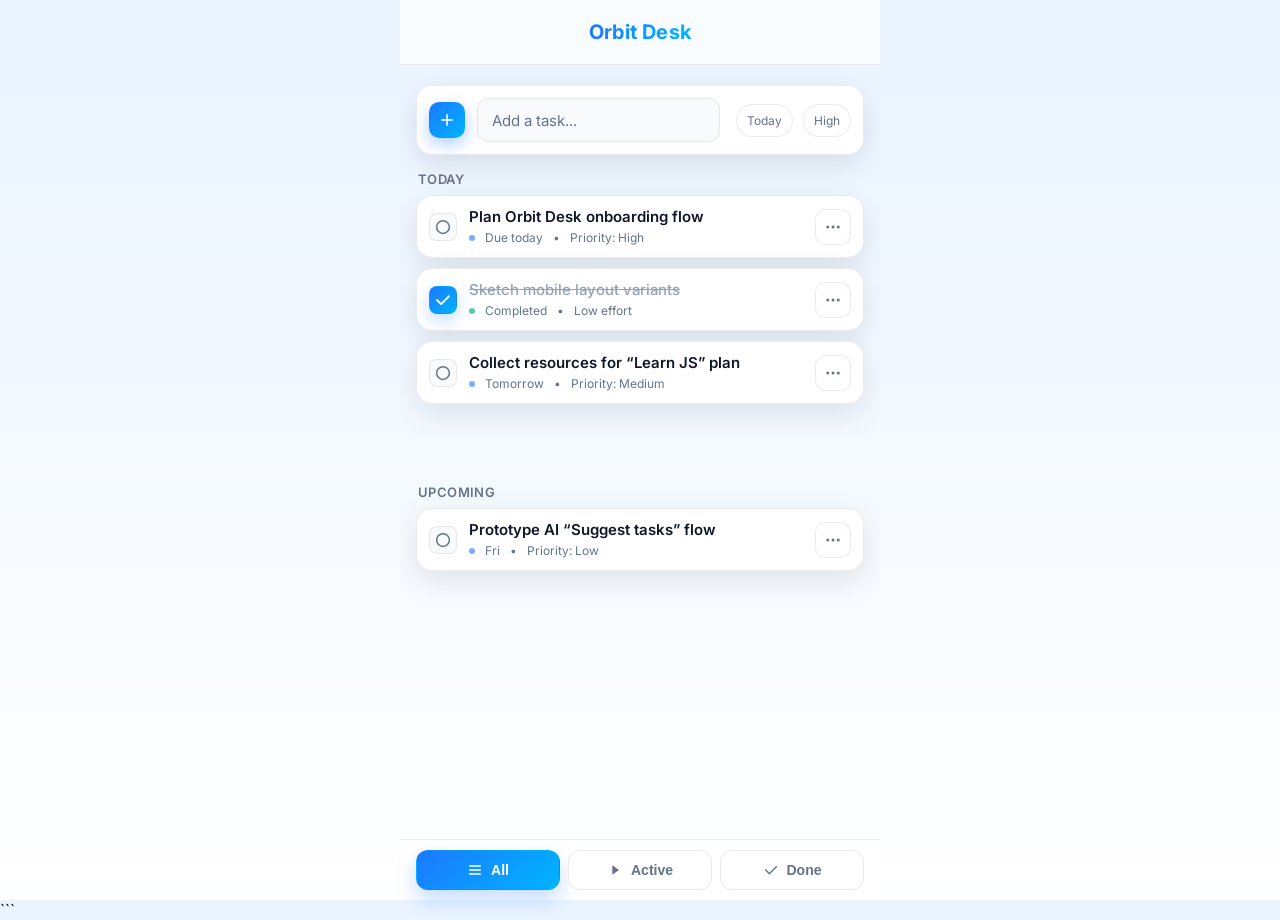
<file: Learningjs/JavaScript_project1/dummy_page.html>
<!DOCTYPE html>
<html lang="en">
  <head>
    <meta charset="utf-8" />
    <meta
      name="viewport"
      content="width=device-width, initial-scale=1, viewport-fit=cover" />
    <title>Orbit Desk — Tasks</title>

    <!-- Modern, professional font -->
    <link rel="preconnect" href="https://fonts.googleapis.com" />
    <link rel="preconnect" href="https://fonts.gstatic.com" crossorigin />
    <link
      href="https://fonts.googleapis.com/css2?family=Inter:wght@400;500;600;700&display=swap"
      rel="stylesheet" />

    <style>
      :root {
        --bg-start: #eaf4ff; /* soft sky */
        --bg-end: #ffffff;
        --primary: #1b79ff; /* sky blue / azure */
        --primary-2: #00b4ff; /* cyan accent */
        --text: #0f172a; /* slate-900 */
        --muted: #64748b; /* slate-500 */
        --card: #ffffff;
        --line: rgba(15, 23, 42, 0.08);
        --shadow: 0 10px 30px rgba(15, 23, 42, 0.1);
        --radius-lg: 16px;
        --radius-sm: 12px;
      }

      /* Base reset */
      * {
        box-sizing: border-box;
      }
      html,
      body {
        height: 100%;
        margin: 0;
      }

      body {
        min-height: 100svh; /* mobile-friendly viewport */
        font-family: "Inter", system-ui, -apple-system, Segoe UI, Roboto, Arial,
          sans-serif;
        color: var(--text);
        background: linear-gradient(180deg, var(--bg-start), var(--bg-end));
        -webkit-font-smoothing: antialiased;
        -moz-osx-font-smoothing: grayscale;
      }

      /* App container (simulates a mobile app frame) */
      .app {
        position: relative;
        margin: 0 auto;
        width: 100%;
        max-width: 480px;
        min-height: 100svh;
        padding: env(safe-area-inset-top) env(safe-area-inset-right)
          env(safe-area-inset-bottom) env(safe-area-inset-left);
        display: grid;
        grid-template-rows: auto 1fr auto;
        gap: 0;
      }

      /* Header */
      .app-header {
        position: sticky;
        top: 0;
        z-index: 10;
        backdrop-filter: saturate(150%) blur(10px);
        background: rgba(255, 255, 255, 0.7);
        border-bottom: 1px solid var(--line);
      }

      .header-inner {
        height: 64px;
        display: flex;
        align-items: center;
        justify-content: center;
        padding: 0 16px;
      }

      .brand {
        font-weight: 700;
        font-size: 20px;
        letter-spacing: 0.2px;
        background: linear-gradient(90deg, var(--primary), var(--primary-2));
        -webkit-background-clip: text;
        background-clip: text;
        color: transparent;
      }

      /* Content area */
      .content {
        overflow: auto;
        padding: 16px 16px 24px;
      }

      /* Add task card */
      .add-card {
        display: flex;
        align-items: center;
        gap: 12px;
        background: var(--card);
        border: 1px solid var(--line);
        border-radius: var(--radius-lg);
        box-shadow: var(--shadow);
        padding: 12px;
        margin: 4px 0 16px;
      }

      .add-icon {
        width: 36px;
        height: 36px;
        display: grid;
        place-items: center;
        border-radius: 10px;
        background: linear-gradient(135deg, var(--primary), var(--primary-2));
        color: #fff;
        flex: 0 0 36px;
        box-shadow: 0 6px 16px rgba(27, 121, 255, 0.35);
      }

      .input-mock {
        flex: 1;
        height: 44px;
        display: flex;
        align-items: center;
        padding: 0 14px;
        border-radius: 12px;
        border: 1px solid var(--line);
        color: var(--muted);
        background: #f8fafc;
        outline: none;
      }

      .input-mock::after {
        content: "Add a task...";
        font-size: 15px;
      }

      .quick-meta {
        display: flex;
        gap: 10px;
        margin-left: 4px;
      }

      .chip {
        padding: 8px 10px;
        border-radius: 999px;
        border: 1px solid var(--line);
        color: var(--muted);
        font-size: 12px;
        background: #ffffff;
      }

      /* Section label */
      .section-title {
        font-size: 13px;
        font-weight: 600;
        color: var(--muted);
        letter-spacing: 0.4px;
        text-transform: uppercase;
        margin: 14px 2px 8px;
      }

      /* Task list */
      .task-list {
        display: grid;
        gap: 10px;
        list-style: none;
        padding: 0;
        margin: 0 0 80px;
      }

      .task-card {
        display: grid;
        grid-template-columns: auto 1fr auto;
        align-items: center;
        gap: 12px;
        background: var(--card);
        border: 1px solid var(--line);
        border-radius: var(--radius-lg);
        box-shadow: var(--shadow);
        padding: 12px;
      }

      .check {
        width: 28px;
        height: 28px;
        display: grid;
        place-items: center;
        border-radius: 8px;
        border: 1px solid var(--line);
        background: #f8fafc;
        color: var(--muted);
        flex: 0 0 28px;
      }

      .task-main {
        display: flex;
        flex-direction: column;
        gap: 4px;
        min-width: 0;
      }

      .task-title {
        font-size: 15px;
        font-weight: 600;
        line-height: 1.2;
        color: var(--text);
        white-space: nowrap;
        overflow: hidden;
        text-overflow: ellipsis;
      }

      .task-meta {
        font-size: 12px;
        color: var(--muted);
        display: flex;
        gap: 10px;
        align-items: center;
      }

      .dot {
        width: 6px;
        height: 6px;
        border-radius: 50%;
        background: var(--primary);
        opacity: 0.6;
      }

      .task-actions {
        display: flex;
        align-items: center;
        gap: 6px;
      }

      .icon-btn {
        width: 36px;
        height: 36px;
        display: grid;
        place-items: center;
        border-radius: 10px;
        border: 1px solid var(--line);
        background: #fff;
        color: var(--muted);
      }

      /* Completed state */
      .task-card.completed .task-title {
        text-decoration: line-through;
        color: #94a3b8; /* slate-400 */
        font-weight: 500;
      }
      .task-card.completed .check {
        background: linear-gradient(135deg, var(--primary), var(--primary-2));
        color: #fff;
        border-color: transparent;
        box-shadow: 0 6px 16px rgba(27, 121, 255, 0.25);
      }
      .task-card.completed .task-meta .dot {
        background: #10b981; /* green accent */
        opacity: 0.7;
      }

      /* Bottom filter bar */
      .bottom-bar {
        position: sticky;
        bottom: 0;
        z-index: 10;
        backdrop-filter: saturate(150%) blur(10px);
        background: rgba(255, 255, 255, 0.85);
        border-top: 1px solid var(--line);
      }

      .bar-inner {
        display: grid;
        grid-template-columns: repeat(3, 1fr);
        max-width: 480px;
        margin: 0 auto;
        gap: 8px;
        padding: 10px 16px calc(10px + env(safe-area-inset-bottom));
      }

      .filter-btn {
        height: 40px;
        border-radius: 12px;
        border: 1px solid var(--line);
        background: #fff;
        color: var(--muted);
        font-weight: 600;
        font-size: 14px;
        display: flex;
        align-items: center;
        justify-content: center;
        gap: 8px;
      }

      .filter-btn.active {
        background: linear-gradient(135deg, var(--primary), var(--primary-2));
        color: #fff;
        border-color: transparent;
        box-shadow: 0 10px 20px rgba(27, 121, 255, 0.25);
      }

      /* Micro-interactions (visual only) */
      .icon-btn:active,
      .filter-btn:active,
      .add-icon:active {
        transform: translateY(1px);
      }

      /* Small devices fine-tuning */
      @media (max-width: 360px) {
        .header-inner {
          height: 56px;
        }
        .task-title {
          font-size: 14px;
        }
        .input-mock {
          height: 42px;
        }
        .filter-btn {
          height: 38px;
          font-size: 13px;
        }
      }
    </style>
  </head>
  <body>
    <div class="app">
      <!-- Header -->
      <header class="app-header">
        <div class="header-inner">
          <div class="brand">Orbit Desk</div>
        </div>
      </header>

      <!-- Content -->
      <main class="content" aria-label="Task content">
        <!-- Add Task (visual only) -->
        <section class="add-card" aria-label="Add task">
          <div class="add-icon" aria-hidden="true">
            <!-- Plus icon -->
            <svg
              width="18"
              height="18"
              viewBox="0 0 24 24"
              fill="none"
              aria-hidden="true">
              <path
                d="M12 5v14M5 12h14"
                stroke="currentColor"
                stroke-width="2"
                stroke-linecap="round" />
            </svg>
          </div>
          <div
            class="input-mock"
            role="button"
            aria-label="Add a task input mock"></div>
          <div class="quick-meta">
            <span class="chip">Today</span>
            <span class="chip">High</span>
          </div>
        </section>

        <!-- Sections -->
        <div class="section-title">Today</div>
        <ul class="task-list">
          <li class="task-card">
            <div class="check" aria-hidden="true">
              <!-- Empty check -->
              <svg width="18" height="18" viewBox="0 0 24 24" fill="none">
                <circle
                  cx="12"
                  cy="12"
                  r="8.5"
                  stroke="currentColor"
                  stroke-width="2" />
              </svg>
            </div>
            <div class="task-main">
              <div class="task-title">Plan Orbit Desk onboarding flow</div>
              <div class="task-meta">
                <span class="dot"></span>
                <span>Due today</span>
                <span>•</span>
                <span>Priority: High</span>
              </div>
            </div>
            <button class="icon-btn" aria-label="Open task actions">
              <svg
                width="18"
                height="18"
                viewBox="0 0 24 24"
                fill="none"
                aria-hidden="true">
                <circle cx="5" cy="12" r="2" fill="currentColor" />
                <circle cx="12" cy="12" r="2" fill="currentColor" />
                <circle cx="19" cy="12" r="2" fill="currentColor" />
              </svg>
            </button>
          </li>

          <li class="task-card completed">
            <div class="check" aria-hidden="true">
              <!-- Checkmark -->
              <svg width="18" height="18" viewBox="0 0 24 24" fill="none">
                <path
                  d="M20 7L9.5 17.5 4 12"
                  stroke="currentColor"
                  stroke-width="2.4"
                  stroke-linecap="round"
                  stroke-linejoin="round" />
              </svg>
            </div>
            <div class="task-main">
              <div class="task-title">Sketch mobile layout variants</div>
              <div class="task-meta">
                <span class="dot"></span>
                <span>Completed</span>
                <span>•</span>
                <span>Low effort</span>
              </div>
            </div>
            <button class="icon-btn" aria-label="Open task actions">
              <svg
                width="18"
                height="18"
                viewBox="0 0 24 24"
                fill="none"
                aria-hidden="true">
                <circle cx="5" cy="12" r="2" fill="currentColor" />
                <circle cx="12" cy="12" r="2" fill="currentColor" />
                <circle cx="19" cy="12" r="2" fill="currentColor" />
              </svg>
            </button>
          </li>

          <li class="task-card">
            <div class="check" aria-hidden="true">
              <svg width="18" height="18" viewBox="0 0 24 24" fill="none">
                <circle
                  cx="12"
                  cy="12"
                  r="8.5"
                  stroke="currentColor"
                  stroke-width="2" />
              </svg>
            </div>
            <div class="task-main">
              <div class="task-title">
                Collect resources for “Learn JS” plan
              </div>
              <div class="task-meta">
                <span class="dot"></span>
                <span>Tomorrow</span>
                <span>•</span>
                <span>Priority: Medium</span>
              </div>
            </div>
            <button class="icon-btn" aria-label="Open task actions">
              <svg
                width="18"
                height="18"
                viewBox="0 0 24 24"
                fill="none"
                aria-hidden="true">
                <circle cx="5" cy="12" r="2" fill="currentColor" />
                <circle cx="12" cy="12" r="2" fill="currentColor" />
                <circle cx="19" cy="12" r="2" fill="currentColor" />
              </svg>
            </button>
          </li>
        </ul>

        <div class="section-title">Upcoming</div>
        <ul class="task-list">
          <li class="task-card">
            <div class="check" aria-hidden="true">
              <svg width="18" height="18" viewBox="0 0 24 24" fill="none">
                <circle
                  cx="12"
                  cy="12"
                  r="8.5"
                  stroke="currentColor"
                  stroke-width="2" />
              </svg>
            </div>
            <div class="task-main">
              <div class="task-title">Prototype AI “Suggest tasks” flow</div>
              <div class="task-meta">
                <span class="dot"></span>
                <span>Fri</span>
                <span>•</span>
                <span>Priority: Low</span>
              </div>
            </div>
            <button class="icon-btn" aria-label="Open task actions">
              <svg
                width="18"
                height="18"
                viewBox="0 0 24 24"
                fill="none"
                aria-hidden="true">
                <circle cx="5" cy="12" r="2" fill="currentColor" />
                <circle cx="12" cy="12" r="2" fill="currentColor" />
                <circle cx="19" cy="12" r="2" fill="currentColor" />
              </svg>
            </button>
          </li>
        </ul>
      </main>

      <!-- Bottom filter bar -->
      <nav class="bottom-bar" aria-label="Task filters">
        <div class="bar-inner">
          <button class="filter-btn active" aria-pressed="true">
            <!-- List icon -->
            <svg
              width="16"
              height="16"
              viewBox="0 0 24 24"
              fill="none"
              aria-hidden="true">
              <path
                d="M4 6h16M4 12h16M4 18h16"
                stroke="currentColor"
                stroke-width="2"
                stroke-linecap="round" />
            </svg>
            All
          </button>
          <button class="filter-btn" aria-pressed="false">
            <!-- Play icon -->
            <svg
              width="16"
              height="16"
              viewBox="0 0 24 24"
              fill="none"
              aria-hidden="true">
              <path d="M8 5v14l10-7-10-7z" fill="currentColor" />
            </svg>
            Active
          </button>
          <button class="filter-btn" aria-pressed="false">
            <!-- Check icon -->
            <svg
              width="16"
              height="16"
              viewBox="0 0 24 24"
              fill="none"
              aria-hidden="true">
              <path
                d="M20 7L9.5 17.5 4 12"
                stroke="currentColor"
                stroke-width="2.2"
                stroke-linecap="round"
                stroke-linejoin="round" />
            </svg>
            Done
          </button>
        </div>
      </nav>
    </div>
  </body>
</html>
```
</file>
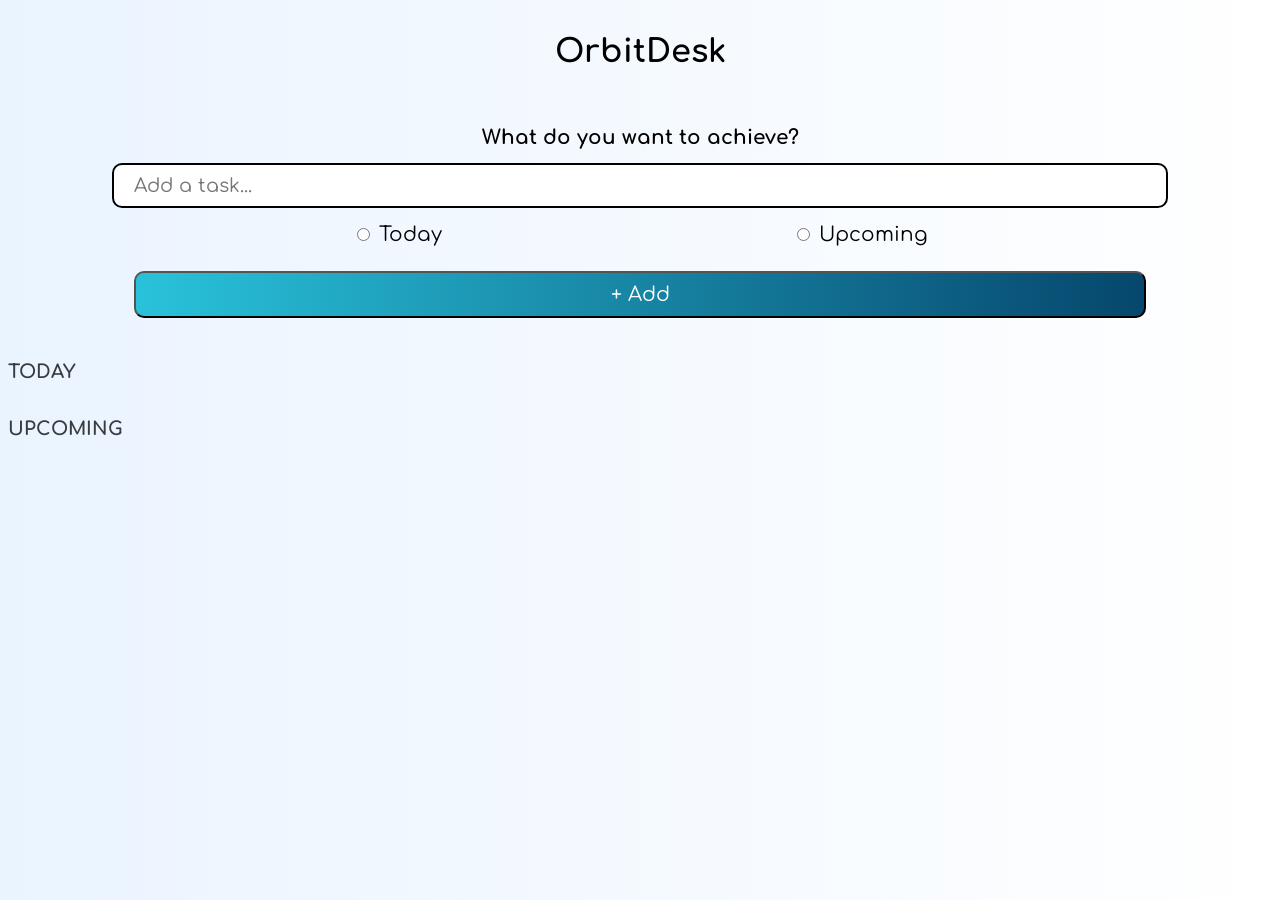
<file: Learningjs/JavaScript_project1/main.html>
<!DOCTYPE html>
<html lang="en">
  <head>
    <meta charset="UTF-8" />
    <meta name="viewport" content="width=device-width, initial-scale=1.0" />
    <title>To Do List</title>
    <link rel="stylesheet" href="style.css" />
    <link
      href="https://fonts.googleapis.com/css2?family=Cedarville+Cursive&family=Comfortaa:wght@300..700&family=Imperial+Script&display=swap"
      rel="stylesheet" />
  </head>
  <body>
    <div id="header">
      <a href="index.html" style="text-decoration: none">
        <h1 style="font-family: comfortaa; color: black">OrbitDesk</h1>
      </a>
    </div>

    <div id="add_events">
      <h1 style="font-family: comfortaa">What do you want to achieve?</h1>
      <input id="input_add_task" placeholder="Add a task..." />

      <div id="container_for_options">
        <div id="container_option1">
          <input type="radio" id="Tasktoday" name="taskOption" />
          <label for="Tasktoday">Today </label>
        </div>
        <div id="container_option2">
          <input type="radio" id="Taskupcoming" name="taskOption" />
          <label for="Taskupcoming">Upcoming </label>
        </div>
      </div>
      <button id="add-task-button" onclick="add_task()">+ Add</button>
    </div>

    <h3
      style="
        text-align: left;
        font-family: comfortaa, Geneva, Tahoma, sans-serif;
        color: rgba(0, 0, 0, 0.756);
      ">
      TODAY
    </h3>

    <div id="tasks_for_today">
      <!-- <div class="events-today">
        <input type="checkbox" />
        <h4>Study for Physics test</h4>
      </div>

      <div class="events-today">
        <input type="checkbox" />
        <h4>Do math homework, Calculus</h4>
      </div>
      <br /> -->
    </div>

    <h3
      style="
        text-align: left;
        font-family: comfortaa, Geneva, Tahoma, sans-serif;
        color: rgba(0, 0, 0, 0.756);
      ">
      UPCOMING
    </h3>

    <div id="task_upcoming">
      <!-- <div class="events-upcoming">
        <input type="checkbox" />
        <h4>Take the trash out</h4>
      </div>

      <div class="events-upcoming">
        <input type="checkbox" />
        <h4>Clean your room</h4>
      </div> -->
    </div>

    <script src="script.js"></script>
  </body>
</html>
</file>
<file: Learningjs/JavaScript_project1/style.css>
body {
  text-align: center;
  font-family: cursive;
  display: flex;
  flex-direction: column;
  justify-content: center;
  height: 100%;
  background: linear-gradient(to right, #eaf4ff, #ffffff48);
  margin-top: 20px;
}

#header {
  top: 0;
  height: 7vh;
  width: 100%;
  border-radius: 10px;
  display: flex;
  justify-content: space-evenly;
  align-items: center;
}

#add_events {
  min-height: auto;
  width: 100%;
  display: flex;
  margin-top: 10px;
  border-radius: 10px;
  text-align: center;
  padding: 0;
  font-size: 10px;
  flex-direction: column;
  justify-content: center;
  align-items: center;
  padding: 10px 0px;
  margin-top: 20px;
}

#intro_page_header {
  text-align: center;
  font-size: 17px;
  margin: 0;
  font-family: "Comfortaa";
}

#intro_page_image {
  border-radius: 10px;
  margin-top: 5px;
  border: 1px black solid;
}

#intro_page_BUTTON {
  width: 80%;
  text-align: center;
  border-radius: 10px;
  padding: 10px 30px;
  background: linear-gradient(to right, rgb(41, 194, 218), rgb(6, 71, 109));
  font-family: cursive;
  color: antiquewhite;
  font-size: 17px;
}

#input_add_task {
  width: 80%;
  align-self: center;
  border: 2px black solid;
  border-radius: 10px;
  padding: 10px 20px;
  font-family: Comfortaa;
  font-size: 19px;
  color: black;
}

#add-task-button {
  margin-top: 20px;
  margin-bottom: 15px;
  padding: 10px 20px;
  width: 80%;
  text-align: center;
  border-radius: 10px;
  font-size: 20px;
  font-family: Comfortaa;
  color: white;
  background: linear-gradient(to right, rgb(41, 194, 218), rgb(6, 71, 109));
}

#tasks_for_today {
  margin-top: -10px;
  margin-bottom: 10px;
  /* border: 2px black solid; */
  display: flex;
  height: auto;
  justify-items: left;
  padding-left: 10px;
  padding-right: 10px;
  border-radius: 10px;
  flex-direction: column;
  justify-content: space-between;
  margin-right: 10px;
}

#task_upcoming {
  /* padding: 10px; */
  /* border: 2px black solid; */
  border-radius: 10px;
  height: auto;
  padding-left: 10px;
  padding-right: 10px;
  border-radius: 10px;
  margin-top: -10px;
}

.events-today {
  height: 20px;
  border: 2px rgba(0, 0, 0, 0.299) solid;
  width: 97%;
  border-radius: 10px;
  padding: 5px 10px;
  margin-top: 8px;
  display: flex;
  align-items: center; /* Vertically center the checkbox and text */
  gap: 10px;
  background: linear-gradient(to right, rgb(227, 227, 227), white);
}

.events-upcoming {
  height: 30px;
  border: 2px rgba(0, 0, 0, 0.299) solid;
  width: 94.5%;
  border-radius: 10px;
  padding: 5px 10px;
  margin-top: 8px;
  display: flex;
  justify-content: left;
  align-items: center;
  gap: 10px;
  background: linear-gradient(to right, rgb(227, 227, 227), white);
}

#checkbox1 {
  appearance: none;
  -webkit-appearance: none;
  height: 15px;
  width: 15px;
  border: 2px solid black;
  border-radius: 4px;
  background-color: white;
  cursor: pointer;
}

#checkbox1:checked {
  background-color: #1b79ff;
}

#reminder_card {
  height: 20px;
  border: 2px rgba(0, 0, 0, 0.299) solid;
  width: 94.5%;
  border-radius: 10px;
  padding: 5px 10px;
  margin-top: 8px;
  display: flex;
  justify-content: left;
  align-items: center; /* Vertically center the checkbox and text */
  gap: 10px;
  background: linear-gradient(to right, rgb(227, 227, 227), white);
}

#container_option1 {
  font-family: comfortaa;
  color: black;
  font-size: 20px;
  margin: 5px;
  left: 0;
  text-align: left;
}

#container_for_options {
  display: flex;
  justify-content: center;
  justify-content: space-evenly;
  margin-top: 10px;
  margin-bottom: 0;
  width: 100%;
}

#container_option2 {
  font-family: comfortaa;
  color: black;
  font-size: 20px;
  margin: 5px;
}
</file>
<file: Full-fledged-frontpage/Css_for_Product_page.css>
.div-NB {
  font-family: "Courier New", Courier, monospace;
  display: inline-block;
  position: relative;
  display: flex;
  justify-content: space-evenly;
  align-items: center;
  padding-top: 25px;
}

#my_account_logo {
  text-decoration: none;
  color: black;
}

#my_account_logo:hover {
  color: #ffba08;
  cursor: pointer;
  padding: 0;
  margin: 0;
  transition-duration: 200ms;
}

#font_awesome_NB:hover {
  color: #ffba08;
  cursor: pointer;
  transition-duration: 200ms;
}

#div-LP-NB:hover {
  text-decoration: underline;
  cursor: pointer;
}

#div-LP-NB_1:hover {
  text-decoration: underline;
  cursor: pointer;
}

#div-LP-NB_2:hover {
  text-decoration: underline black;
  cursor: pointer;
}

.div-NB-1 {
  box-sizing: border-box;
  margin: 0;
  padding: 0;
  background-color: none;
}

#img1 {
  width: 250px;
  height: 120px;
  padding-bottom: 1%;
  float: left;
}

.fixed_navbar {
  position: fixed;
  position: absolute;
  min-width: 100%;
}

#positioning_div_PP_1 {
  display: flex;
  justify-content: space-evenly;
  position: relative;
  height: 450px;
  align-items: center;
  margin-bottom: 20px;
}

#positioning_div_PP_2 {
  display: flex;
  justify-content: space-evenly;
  position: relative;
  height: 450px;
  align-items: center;
  margin-bottom: 110px;
}

.The_actual_products {
  width: 50%;
  height: 450px;
  background: linear-gradient(to right, rgb(197, 192, 192), rgb(215, 215, 211));
  margin: 10px;
  color: white;
  text-align: center;
  border: 1px black solid;
  border-radius: 15px;
}

.The_actual_products_2 {
  width: 50%;
  height: 540px;
  background: linear-gradient(to right, rgb(197, 192, 192), rgb(215, 215, 211));
  margin: 10px;
  color: white;
  text-align: center;
  border: 1px black solid;
  border-radius: 15px;
}

.pizza_images {
  border-radius: 15px;
  width: 100%;
  height: 100%;
  opacity: 0.8;
}

.pizza_images_2 {
  border-radius: 15px;
  width: 100%;
  height: 80%;
  opacity: 0.8;
}

#PP_button_1 {
  padding: 10px 50px;
  border-radius: 15px;
  background-color: black;
  color: white;
  font-family: cursive;
  font-size: 14px;
  margin-top: 0px;
}

#PP_button_2 {
  padding: 15px 100px;
  border-radius: 15px;
  background-color: black;
  color: white;
  font-family: cursive;
  font-size: 16px;
  margin-top: 0px;
}

.style_for_description_PP2 {
  color: black;
  font-size: 22px;
  opacity: 0.8;
  font-family: fantasy;
  text-align: bottom;
}

.positioning_div_HD_1 {
  display: flex;
  justify-content: space-evenly;
  align-items: center;
  width: 100%;
  height: 600px;
  margin: 10px;
}

#Hot_deal_1 {
  height: 100%;
  width: 49%;
  border: 2px black solid;
  margin-top: 20px;
  border-radius: 16px;
}

#Hot_deal_2 {
  height: 100%;
  width: 49%;
  border: 2px black solid;
  margin-top: 20px;
  border-radius: 16px;
}

#img1_HD {
  height: 500px;
  width: 1470px;
  border-radius: 10px;
  border: 2px black solid;
}

#IMG_HD_2 {
  width: 100%;
  height: 100%;
  border-radius: 15px;
}

#IMG_HD_3 {
  width: 100%;
  height: 100%;
  border-radius: 15px;
}

#button_HD4 {
  background-color: black;
  padding: 10px 40px;
  border-radius: 15px;
  color: white;
  font-family: cursive;
}

#Div_positioning_items_bar {
  display: flex;
  justify-content: center;
  flex-direction: column;
  align-items: center;
  width: 65%;
  height: 600px;
  border: 2px black solid;
}

#Div_positioning_checkout_bar {
  display: flex;
  flex-direction: column;
  justify-content: center;
  align-items: center;
  width: 30%;
  height: 600px;
  border: 2px black solid;
}

#div_to_position_div {
  display: flex;
  justify-content: space-around;
}

.items {
  width: 95%;
  height: 40%;
  background: rgb(231, 231, 231);
  margin: 10px;
}

#part1 {
  height: 15%;
  color: black;
  text-align: center;
}

#part2 {
  height: 70%;
}

#part3 {
  height: 15%;
  text-align: center;
}

#centerbutton {
  display: flex;
  align-items: center;
  justify-content: center;
  margin-top: 5%;
}

#Checkout_button {
  background: rgb(127, 170, 106);
  padding: 15px 120px;
  border-radius: 15px;
  font-size: 16px;
  font-family: cursive;
}

#img1Cart {
  height: 100%;
  float: left;
  margin-right: 20px;
}

#select_id {
  border-radius: 10px;
  padding: 5px 15px;
  font-family: cursive;
}
</file>
<file: Full-fledged-frontpage/Main_css.css>
.div-NB {
  font-family: "Courier New", Courier, monospace;
  display: inline-block;
  position: relative;
  display: flex;
  justify-content: space-evenly;
  align-items: center;
  padding-top: 25px;
  text-decoration: none;
}

#my_account_logo {
  text-decoration: none;
  color: black;
}

#my_account_logo:hover {
  color: #ffba08;
  cursor: pointer;
  padding: 0;
  margin: 0;
  transition-duration: 200ms;
}

#font_awesome_NB:hover {
  color: #ffba08;
  cursor: pointer;
  transition-duration: 200ms;
}

#div-LP-NB {
  text-decoration: none;
  color: #000;
}

#div-LP-NB:hover {
  text-decoration: underline;
  cursor: pointer;
}

#div-LP-NB_1:hover {
  text-decoration: underline;
  cursor: pointer;
}

#div-LP-NB_2:hover {
  text-decoration: underline black;
  cursor: pointer;
}

.div-NB-1 {
  box-sizing: border-box;
  margin: 0;
  padding: 0;
  background-color: none;
}

#img1 {
  width: 250px;
  height: 120px;
  padding-bottom: 1%;
  float: left;
}

#img2 {
  min-width: 100%;
  height: 140vh;
  opacity: 0.5;
  text-align: center;
}

.landing-page {
  font-family: cursive;
  font-size: 17px;
  /* marign: 15%; */
  height: 30%;
}

#div-LP1 {
  width: 45%;
  border: 2px black solid;
  padding: 20px;
  float: right;
  margin-top: 10px;
  margin-bottom: 10px;
  margin-right: 17px;
  background-color: #ffb908ba;
  border-radius: 20px;
}

#Button_LPdiv1 {
  margin: 2%;
  background-color: black;
  color: white;
  border-radius: 12px;
  padding-bottom: 2%;
  padding-left: 3%;
  padding-right: 3%;
  padding-top: 2%;
  font-family: cursive;
  cursor: pointer;
  position: relative;
  animation-name: Button_LPdiv1;
  z-index: index 1;
}

#Button_LPdiv1::after {
  content: "";
  position: absolute;
  height: 100%;
  width: 100%;
  border-radius: 12px;
  background: linear-gradient(to bottom right, #ffba08, #d00000);
  top: 50%;
  left: 50%;
  transform: translateX(-50%) translateY(-50%);
  z-index: -1;
  padding: 4px;
}
/* Nice learning. SO, we can use the ::after tag to create a virtual version of the same tag which can be customized way more.  */

#Button_LPdiv1:hover {
  z-index: 0;
}

#div-LP2 {
  width: 45%;
  border: 2px black solid;
  padding: 20px;
  float: left;
  margin-top: 10px;
  margin-bottom: 10px;
  margin-left: 17px;
  background-color: #c3410ac9;
  border-radius: 20px;
}

#Button_LPdiv2 {
  margin: 2%;
  background-color: black;
  color: white;
  border-radius: 12px;
  padding-bottom: 2%;
  padding-left: 3%;
  padding-right: 3%;
  padding-top: 2%;
  font-family: cursive;
  cursor: pointer;
  position: relative;
  animation-name: Button_LPdiv1;
  z-index: index 0;
}

#Button_LPdiv2::after {
  content: "";
  position: absolute;
  height: 100%;
  width: 100%;
  border-radius: 12px;
  background: linear-gradient(to bottom right, #ffba08, #d00000);
  top: 50%;
  left: 50%;
  transform: translateX(-50%) translateY(-50%);
  z-index: -1;
  padding: 4px;
}
/* Nice learning. SO, we can use the ::after tag to create a virtual version of the same tag which can be customized way more.  */

#Button_LPdiv2:hover {
  z-index: 0;
}

/* This part is for the login page */

#login-page {
  background: linear-gradient(to bottom, #ffe29a, #ff7e5f);
}

#positioning_div {
  display: flex;
  justify-content: center;
  align-items: center;
}

.Log-P_div-1 {
  text-align: center;
  border: 2px black solid;
  width: 40%;
  background-color: rgba(211, 211, 211);
  font-family: cursive;
  padding-left: 20px;
  padding-right: 20px;
  padding-top: 20px;
  padding-bottom: 100px;
  border-radius: 10px;
}

.fixed_navbar {
  position: fixed;
  position: absolute;
  min-width: 100%;
}

#button_for_login {
  background-color: black;
  border-radius: 20px;
  color: white;
  padding: 10px 60px;
  font-family: cursive;
  font-size: 17px;
  margin-top: 20px;
}

.username {
  border-radius: 15px;
  padding: 20px 120px;
  margin: 14px;
  font-family: cursive;
  font-size: 17px;
  text-align: center;
}
</file>
